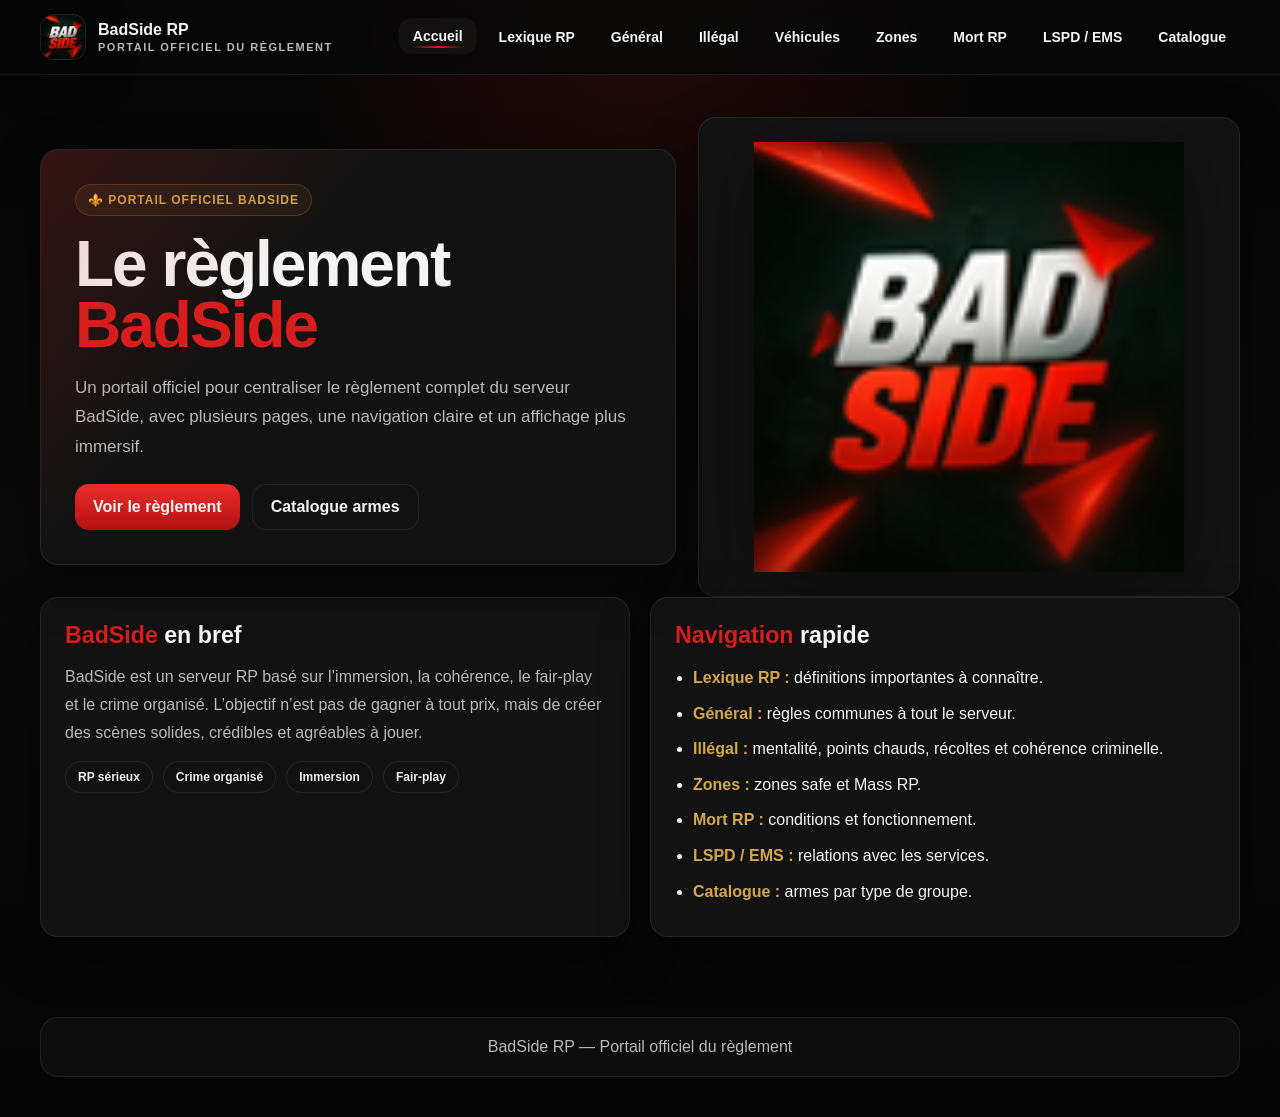
<file: index.html>
<!DOCTYPE html>
<html lang="fr">
<head>
  <meta charset="UTF-8">
  <meta name="viewport" content="width=device-width, initial-scale=1.0">
  <title>BadSide RP — Accueil</title>
  <link rel="stylesheet" href="style.css">
</head>
<body>

    <div class="topbar">
      <nav class="nav">
        <div class="brand">
          <img class="brand-logo" src="assets/badside.png" alt="Logo BadSide">
          <div class="brand-text">BadSide RP<small>Portail officiel du règlement</small></div>
        </div>
        <button class="menu-toggle">Menu</button>

     <div class="nav-links">
  <a href="index.html">Accueil</a>
  <a href="lexique.html">Lexique RP</a>
  <a href="general.html">Général</a>
  <a href="illegal.html">Illégal</a>
<a href="vehicules-illegal.html">Véhicules</a>
  <a href="zones.html">Zones</a>
  <a href="mortrp.html">Mort RP</a>
  <a href="services.html">LSPD / EMS</a>
  <a href="armes.html">Catalogue</a>
</div>

      </nav>
    </div>

  <section class="page">
    <section class="hero">
      <div class="hero-card">
        <div class="pill">⚜️ Portail officiel BadSide</div>
        <h1>Le règlement <span>BadSide</span><br></h1>
        <p>Un portail officiel pour centraliser le règlement complet du serveur BadSide, avec plusieurs pages, une navigation claire et un affichage plus immersif.</p>
        <div class="hero-actions">
          <a class="btn btn-primary" href="general.html">Voir le règlement</a>
          <a class="btn btn-secondary" href="armes.html">Catalogue armes</a>
        </div>
      </div>
      <div class="logo-card">
        <img src="assets/badside.png" alt="Logo BadSide">
      </div>
    </section>

    <section class="section-grid">
      <article class="section-card">
        <h2 class="section-title"><span>BadSide</span> en bref</h2>
        <p>BadSide est un serveur RP basé sur l’immersion, la cohérence, le fair-play et le crime organisé. L’objectif n’est pas de gagner à tout prix, mais de créer des scènes solides, crédibles et agréables à jouer.</p>
        <div class="badges">
          <span class="badge">RP sérieux</span>
          <span class="badge">Crime organisé</span>
          <span class="badge">Immersion</span>
          <span class="badge">Fair-play</span>
        </div>
      </article>
      <article class="section-card">
        <h2 class="section-title"><span>Navigation</span> rapide</h2>
        <ul class="rules">
          <li><b>Lexique RP :</b> définitions importantes à connaître.</li>
          <li><b>Général :</b> règles communes à tout le serveur.</li>
          <li><b>Illégal :</b> mentalité, points chauds, récoltes et cohérence criminelle.</li>
          <li><b>Zones :</b> zones safe et Mass RP.</li>
          <li><b>Mort RP :</b> conditions et fonctionnement.</li>
          <li><b>LSPD / EMS :</b> relations avec les services.</li>
          <li><b>Catalogue :</b> armes par type de groupe.</li>
        </ul>
      </article>
    </section>

  </section>

  <div class="footer">
    <div class="footer-card">BadSide RP — Portail officiel du règlement</div>
  </div>
  <script src="script.js"></script>
</body>
</html>
</file>
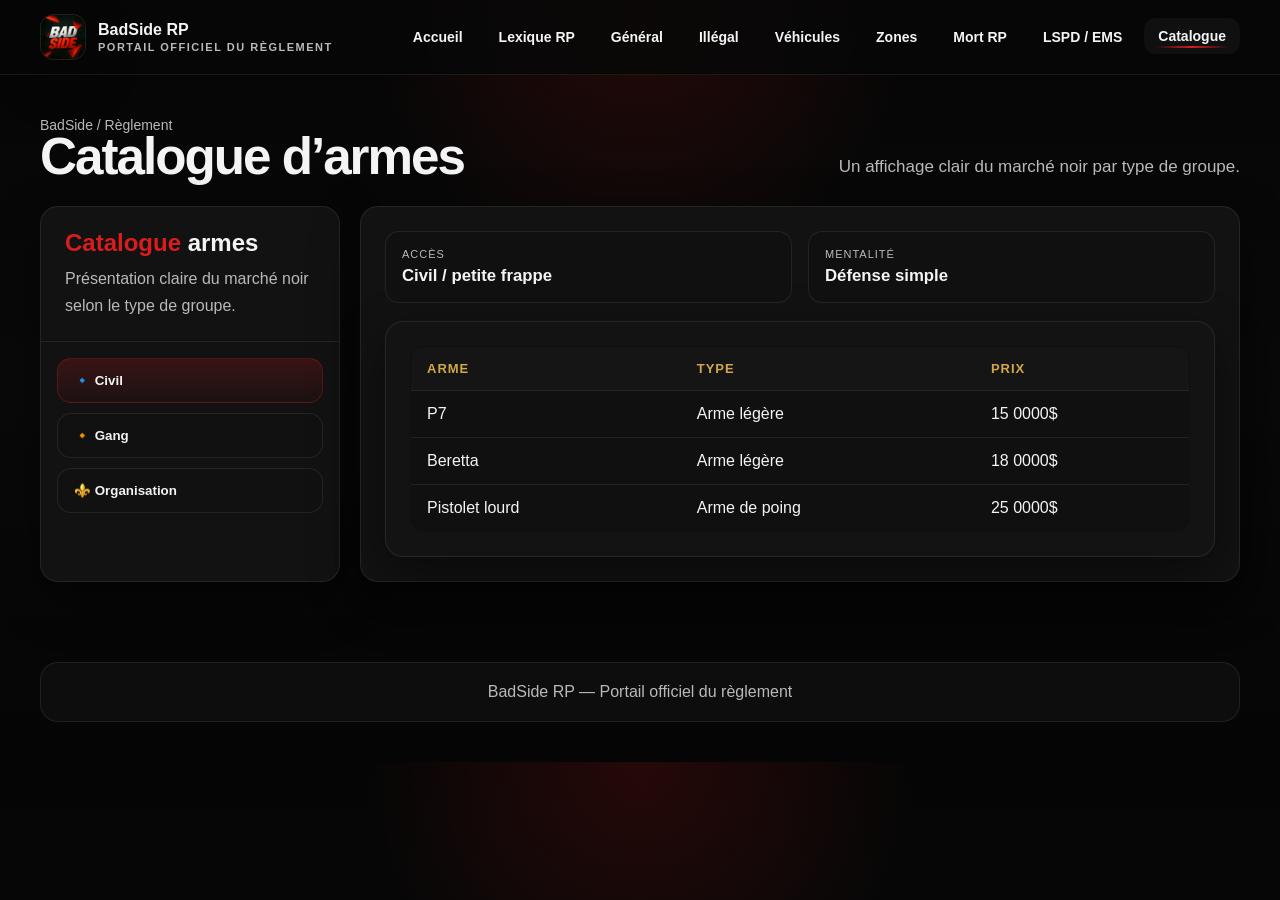
<file: armes.html>
<!DOCTYPE html>
<html lang="fr">
<head>
  <meta charset="UTF-8">
  <meta name="viewport" content="width=device-width, initial-scale=1.0">
  <title>BadSide RP — Catalogue armes</title>
  <link rel="stylesheet" href="style.css">
</head>
<body>

    <div class="topbar">
      <nav class="nav">
        <div class="brand">
          <img class="brand-logo" src="assets/badside.png" alt="Logo BadSide">
          <div class="brand-text">BadSide RP<small>Portail officiel du règlement</small></div>
        </div>
        <button class="menu-toggle">Menu</button>

      <div class="nav-links">
  <a href="index.html">Accueil</a>
  <a href="lexique.html">Lexique RP</a>
  <a href="general.html">Général</a>
  <a href="illegal.html">Illégal</a>
 <a href="vehicules-illegal.html">Véhicules</a>
  <a href="zones.html">Zones</a>
  <a href="mortrp.html">Mort RP</a>
  <a href="services.html">LSPD / EMS</a>
  <a href="armes.html">Catalogue</a>
</div>

      </nav>
    </div>


  <main class="page">
    <div class="page-head">
      <div>
        <div class="breadcrumb">BadSide / Règlement</div>
        <h1>Catalogue d’armes</h1>
      </div>
      <p class="lead" style="max-width:620px;margin:0">Un affichage clair du marché noir par type de groupe.</p>
    </div>

    <section class="catalog-layout">
      <aside class="catalog-side">
        <div class="catalog-title">
          <h2><span>Catalogue</span> armes</h2>
          <p>Présentation claire du marché noir selon le type de groupe.</p>
        </div>
        <div class="weapon-menu">
          <button class="weapon-btn active" data-weapon="civil">🔹 Civil</button>
          <button class="weapon-btn" data-weapon="gang">🔸 Gang</button>
          <button class="weapon-btn" data-weapon="orga">⚜️ Organisation</button>
        </div>
      </aside>

      <div class="catalog-main">
        <div class="weapon-panel active" id="weapon-civil">
          <div class="stats">
            <div class="stat"><small>Accès</small><b>Civil / petite frappe</b></div>
            <div class="stat"><small>Mentalité</small><b>Défense simple</b></div>
          </div>
          <div class="table-card">
            <div class="table-wrap">
              <table>
                <thead><tr><th>Arme</th><th>Type</th><th>Prix</th></tr></thead>
                <tbody>
                  <tr><td>P7</td><td>Arme légère</td><td>15 0000$</td></tr>
                  <tr><td>Beretta</td><td>Arme légère</td><td>18 0000$</td></tr>
                  <tr><td>Pistolet lourd</td><td>Arme de poing</td><td>25 0000$</td></tr>
                </tbody>
              </table>
            </div>
          </div>
        </div>

        <div class="weapon-panel" id="weapon-gang">
          <div class="stats">
            <div class="stat"><small>Accès</small><b>Gang officiel</b></div>
            <div class="stat"><small>Mentalité</small><b>Territoire / intimidation</b></div>
          </div>
          <div class="table-card">
            <div class="table-wrap">
              <table>
                <thead><tr><th>Arme</th><th>Type</th><th>Prix</th></tr></thead>
                <tbody>
                  <tr><td>Uzi</td><td>SMG</td><td>45 0000$</td></tr>
                  <tr><td>Tec-9</td><td>SMG</td><td>50 0000$</td></tr>
                  <tr><td>Skorpion</td><td>SMG</td><td>55 0000$</td></tr>
                  <tr><td>Pompe</td><td>Fusil à pompe</td><td>60 0000$</td></tr>
                  <tr><td>Cal .50</td><td>Arme lourde courte</td><td>75 0000$</td></tr>
                </tbody>
              </table>
            </div>
          </div>
        </div>

        <div class="weapon-panel" id="weapon-orga">
          <div class="stats">
            <div class="stat"><small>Accès</small><b>Organisation criminelle</b></div>
            <div class="stat"><small>Mentalité</small><b>Structure / puissance</b></div>
          </div>
          <div class="table-card">
            <div class="table-wrap">
              <table>
                <thead><tr><th>Arme</th><th>Type</th><th>Prix</th></tr></thead>
                <tbody>
                  <tr><td>AK</td><td>Fusil d’assaut</td><td>120 0000$</td></tr>
                  <tr><td>ADP</td><td>Fusil compact</td><td>110 0000$</td></tr>
                  <tr><td>G36C</td><td>Fusil d’assaut</td><td>130 0000$</td></tr>
                  <tr><td>Gilet pare-balles</td><td>Équipement</td><td>20 000$</td></tr>
                </tbody>
              </table>
            </div>
          </div>
        </div>
      </div>
    </section>

  </main>

  <div class="footer">
    <div class="footer-card">BadSide RP — Portail officiel du règlement</div>
  </div>
  <script src="script.js"></script>
</body>
</html>
</file>
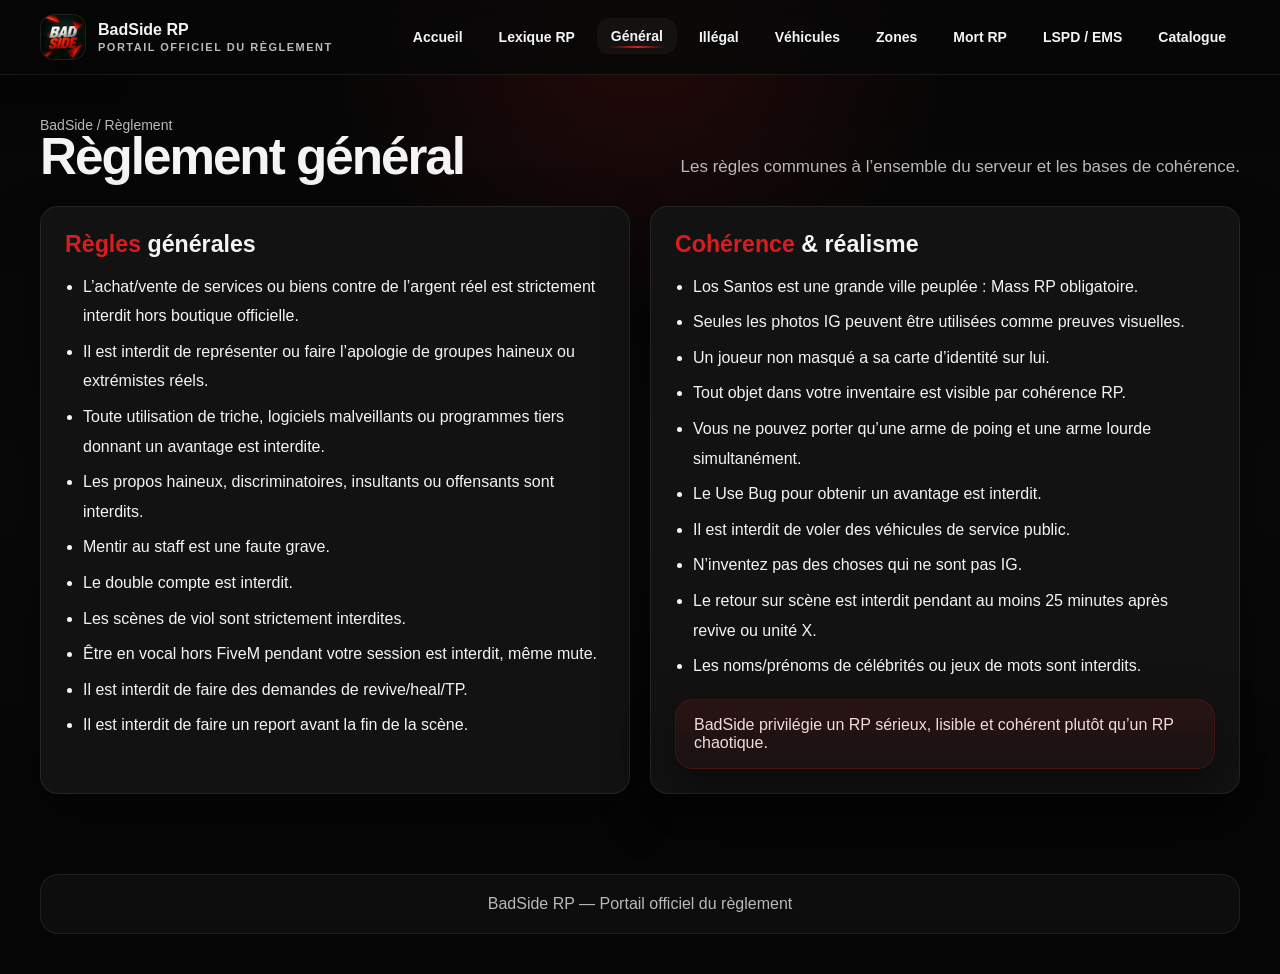
<file: general.html>
<!DOCTYPE html>
<html lang="fr">
<head>
  <meta charset="UTF-8">
  <meta name="viewport" content="width=device-width, initial-scale=1.0">
  <title>BadSide RP — Général</title>
  <link rel="stylesheet" href="style.css">
</head>
<body>

    <div class="topbar">
      <nav class="nav">
        <div class="brand">
          <img class="brand-logo" src="assets/badside.png" alt="Logo BadSide">
          <div class="brand-text">BadSide RP<small>Portail officiel du règlement</small></div>
        </div>
        <button class="menu-toggle">Menu</button>

       <div class="nav-links">
  <a href="index.html">Accueil</a>
  <a href="lexique.html">Lexique RP</a>
  <a href="general.html">Général</a>
  <a href="illegal.html">Illégal</a>
  <a href="vehicules-illegal.html">Véhicules</a>
  <a href="zones.html">Zones</a>
  <a href="mortrp.html">Mort RP</a>
  <a href="services.html">LSPD / EMS</a>
  <a href="armes.html">Catalogue</a>
</div>

      </nav>
    </div>


  <main class="page">
    <div class="page-head">
      <div>
        <div class="breadcrumb">BadSide / Règlement</div>
        <h1>Règlement général</h1>
      </div>
      <p class="lead" style="max-width:620px;margin:0">Les règles communes à l’ensemble du serveur et les bases de cohérence.</p>
    </div>

    <section class="section-grid">
      <article class="section-card">
        <h2 class="section-title"><span>Règles</span> générales</h2>
        <ul class="rules">
          <li>L’achat/vente de services ou biens contre de l’argent réel est strictement interdit hors boutique officielle.</li>
          <li>Il est interdit de représenter ou faire l’apologie de groupes haineux ou extrémistes réels.</li>
          <li>Toute utilisation de triche, logiciels malveillants ou programmes tiers donnant un avantage est interdite.</li>
          <li>Les propos haineux, discriminatoires, insultants ou offensants sont interdits.</li>
          <li>Mentir au staff est une faute grave.</li>
          <li>Le double compte est interdit.</li>
          <li>Les scènes de viol sont strictement interdites.</li>
          <li>Être en vocal hors FiveM pendant votre session est interdit, même mute.</li>
          <li>Il est interdit de faire des demandes de revive/heal/TP.</li>
          <li>Il est interdit de faire un report avant la fin de la scène.</li>
        </ul>
      </article>
      <article class="section-card">
        <h2 class="section-title"><span>Cohérence</span> & réalisme</h2>
        <ul class="rules">
          <li>Los Santos est une grande ville peuplée : Mass RP obligatoire.</li>
          <li>Seules les photos IG peuvent être utilisées comme preuves visuelles.</li>
          <li>Un joueur non masqué a sa carte d’identité sur lui.</li>
          <li>Tout objet dans votre inventaire est visible par cohérence RP.</li>
          <li>Vous ne pouvez porter qu’une arme de poing et une arme lourde simultanément.</li>
          <li>Le Use Bug pour obtenir un avantage est interdit.</li>
          <li>Il est interdit de voler des véhicules de service public.</li>
          <li>N’inventez pas des choses qui ne sont pas IG.</li>
          <li>Le retour sur scène est interdit pendant au moins 25 minutes après revive ou unité X.</li>
          <li>Les noms/prénoms de célébrités ou jeux de mots sont interdits.</li>
        </ul>
        <div class="callout">BadSide privilégie un RP sérieux, lisible et cohérent plutôt qu’un RP chaotique.</div>
      </article>
    </section>

  </main>

  <div class="footer">
    <div class="footer-card">BadSide RP — Portail officiel du règlement</div>
  </div>
  <script src="script.js"></script>
</body>
</html>
</file>
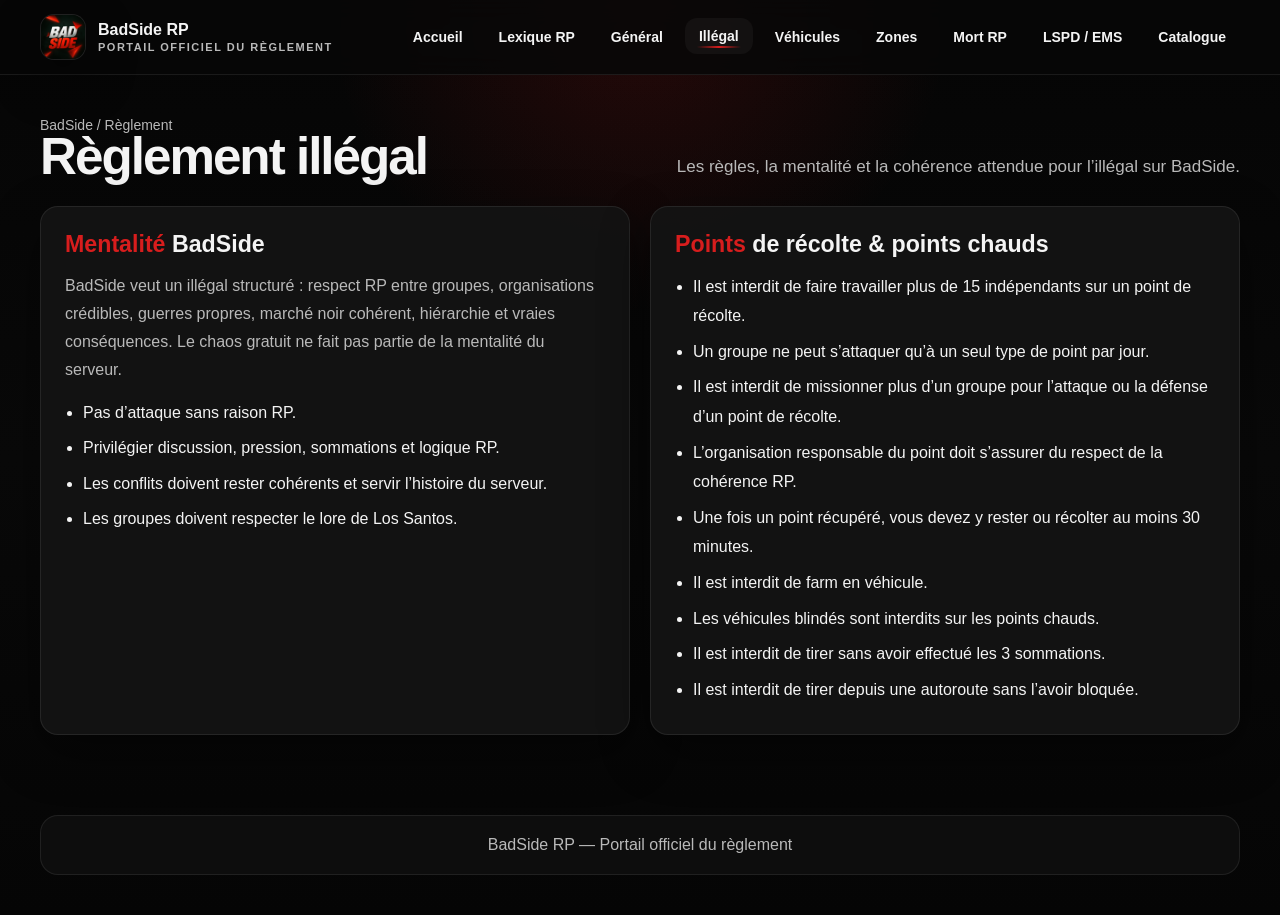
<file: illegal.html>
<!DOCTYPE html>
<html lang="fr">
<head>
  <meta charset="UTF-8">
  <meta name="viewport" content="width=device-width, initial-scale=1.0">
  <title>BadSide RP — Illégal</title>
  <link rel="stylesheet" href="style.css">
</head>
<body>

    <div class="topbar">
      <nav class="nav">
        <div class="brand">
          <img class="brand-logo" src="assets/badside.png" alt="Logo BadSide">
          <div class="brand-text">BadSide RP<small>Portail officiel du règlement</small></div>
        </div>
        <button class="menu-toggle">Menu</button>

      <div class="nav-links">
  <a href="index.html">Accueil</a>
  <a href="lexique.html">Lexique RP</a>
  <a href="general.html">Général</a>
  <a href="illegal.html">Illégal</a>
 <a href="vehicules-illegal.html">Véhicules</a>
  <a href="zones.html">Zones</a>
  <a href="mortrp.html">Mort RP</a>
  <a href="services.html">LSPD / EMS</a>
  <a href="armes.html">Catalogue</a>
</div>
      </nav>
    </div>


  <main class="page">
    <div class="page-head">
      <div>
        <div class="breadcrumb">BadSide / Règlement</div>
        <h1>Règlement illégal</h1>
      </div>
      <p class="lead" style="max-width:620px;margin:0">Les règles, la mentalité et la cohérence attendue pour l’illégal sur BadSide.</p>
    </div>

    <section class="section-grid">
      <article class="section-card">
        <h2 class="section-title"><span>Mentalité</span> BadSide</h2>
        <p>BadSide veut un illégal structuré : respect RP entre groupes, organisations crédibles, guerres propres, marché noir cohérent, hiérarchie et vraies conséquences. Le chaos gratuit ne fait pas partie de la mentalité du serveur.</p>
        <ul class="rules">
          <li>Pas d’attaque sans raison RP.</li>
          <li>Privilégier discussion, pression, sommations et logique RP.</li>
          <li>Les conflits doivent rester cohérents et servir l’histoire du serveur.</li>
          <li>Les groupes doivent respecter le lore de Los Santos.</li>
        </ul>
      </article>
      <article class="section-card">
        <h2 class="section-title"><span>Points</span> de récolte & points chauds</h2>
        <ul class="rules">
          <li>Il est interdit de faire travailler plus de 15 indépendants sur un point de récolte.</li>
          <li>Un groupe ne peut s’attaquer qu’à un seul type de point par jour.</li>
          <li>Il est interdit de missionner plus d’un groupe pour l’attaque ou la défense d’un point de récolte.</li>
          <li>L’organisation responsable du point doit s’assurer du respect de la cohérence RP.</li>
          <li>Une fois un point récupéré, vous devez y rester ou récolter au moins 30 minutes.</li>
          <li>Il est interdit de farm en véhicule.</li>
          <li>Les véhicules blindés sont interdits sur les points chauds.</li>
          <li>Il est interdit de tirer sans avoir effectué les 3 sommations.</li>
          <li>Il est interdit de tirer depuis une autoroute sans l’avoir bloquée.</li>
        </ul>
      </article>
    </section>

  </main>

  <div class="footer">
    <div class="footer-card">BadSide RP — Portail officiel du règlement</div>
  </div>
  <script src="script.js"></script>
</body>
</html>
</file>
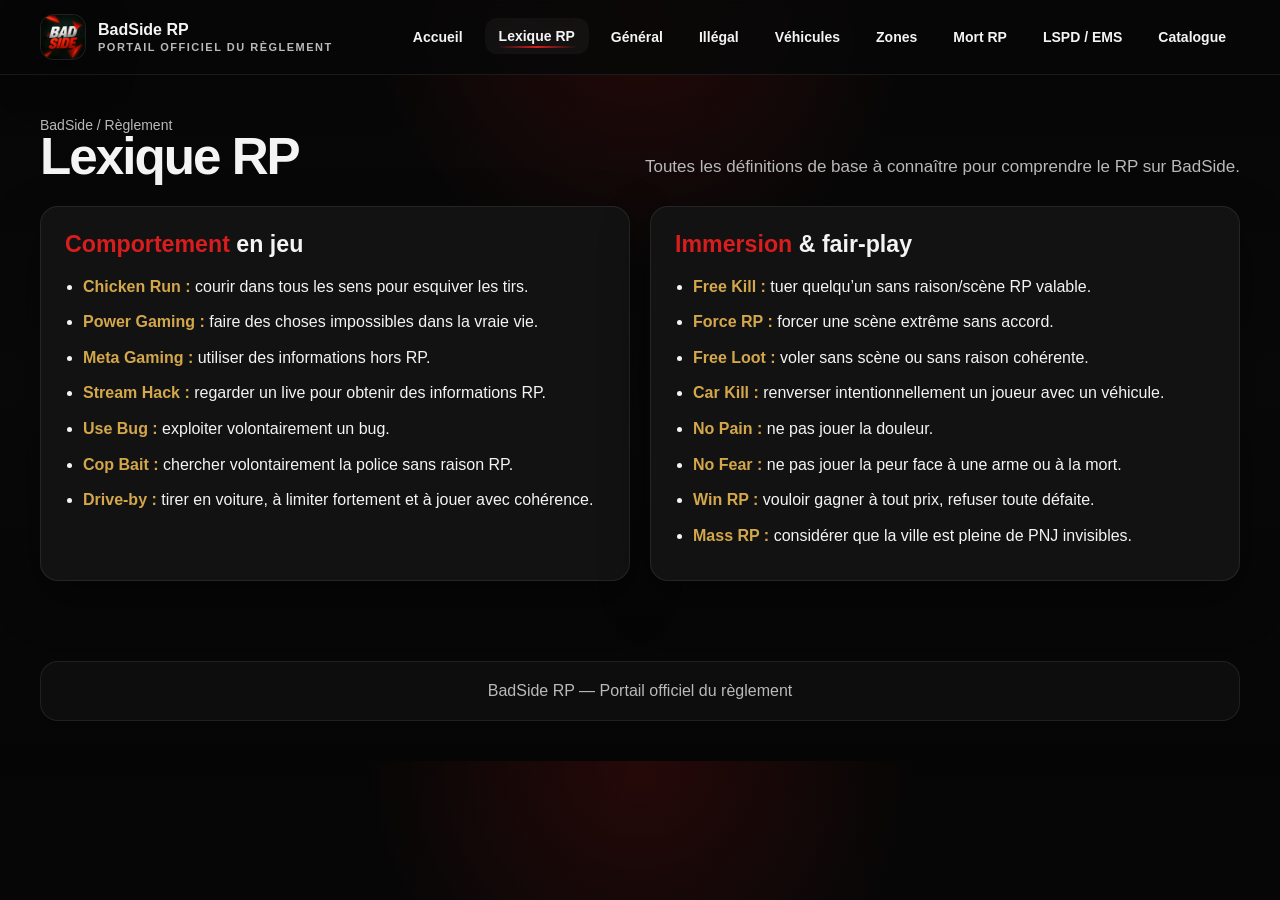
<file: lexique.html>
<!DOCTYPE html>
<html lang="fr">
<head>
  <meta charset="UTF-8">
  <meta name="viewport" content="width=device-width, initial-scale=1.0">
  <title>BadSide RP — Lexique RP</title>
  <link rel="stylesheet" href="style.css">
</head>
<body>

    <div class="topbar">
      <nav class="nav">
        <div class="brand">
          <img class="brand-logo" src="assets/badside.png" alt="Logo BadSide">
          <div class="brand-text">BadSide RP<small>Portail officiel du règlement</small></div>
        </div>
        <button class="menu-toggle">Menu</button>

     <div class="nav-links">
  <a href="index.html">Accueil</a>
  <a href="lexique.html">Lexique RP</a>
  <a href="general.html">Général</a>
  <a href="illegal.html">Illégal</a>
<a href="vehicules-illegal.html">Véhicules</a>
  <a href="zones.html">Zones</a>
  <a href="mortrp.html">Mort RP</a>
  <a href="services.html">LSPD / EMS</a>
  <a href="armes.html">Catalogue</a>
</div>

      </nav>
    </div>


  <main class="page">
    <div class="page-head">
      <div>
        <div class="breadcrumb">BadSide / Règlement</div>
        <h1>Lexique RP</h1>
      </div>
      <p class="lead" style="max-width:620px;margin:0">Toutes les définitions de base à connaître pour comprendre le RP sur BadSide.</p>
    </div>

    <section class="section-grid">
      <article class="section-card">
        <h2 class="section-title"><span>Comportement</span> en jeu</h2>
        <ul class="rules">
          <li><b>Chicken Run :</b> courir dans tous les sens pour esquiver les tirs.</li>
          <li><b>Power Gaming :</b> faire des choses impossibles dans la vraie vie.</li>
          <li><b>Meta Gaming :</b> utiliser des informations hors RP.</li>
          <li><b>Stream Hack :</b> regarder un live pour obtenir des informations RP.</li>
          <li><b>Use Bug :</b> exploiter volontairement un bug.</li>
          <li><b>Cop Bait :</b> chercher volontairement la police sans raison RP.</li>
          <li><b>Drive-by :</b> tirer en voiture, à limiter fortement et à jouer avec cohérence.</li>
        </ul>
      </article>
      <article class="section-card">
        <h2 class="section-title"><span>Immersion</span> & fair-play</h2>
        <ul class="rules">
          <li><b>Free Kill :</b> tuer quelqu’un sans raison/scène RP valable.</li>
          <li><b>Force RP :</b> forcer une scène extrême sans accord.</li>
          <li><b>Free Loot :</b> voler sans scène ou sans raison cohérente.</li>
          <li><b>Car Kill :</b> renverser intentionnellement un joueur avec un véhicule.</li>
          <li><b>No Pain :</b> ne pas jouer la douleur.</li>
          <li><b>No Fear :</b> ne pas jouer la peur face à une arme ou à la mort.</li>
          <li><b>Win RP :</b> vouloir gagner à tout prix, refuser toute défaite.</li>
          <li><b>Mass RP :</b> considérer que la ville est pleine de PNJ invisibles.</li>
        </ul>
      </article>
    </section>

  </main>

  <div class="footer">
    <div class="footer-card">BadSide RP — Portail officiel du règlement</div>
  </div>
  <script src="script.js"></script>
</body>
</html>
</file>
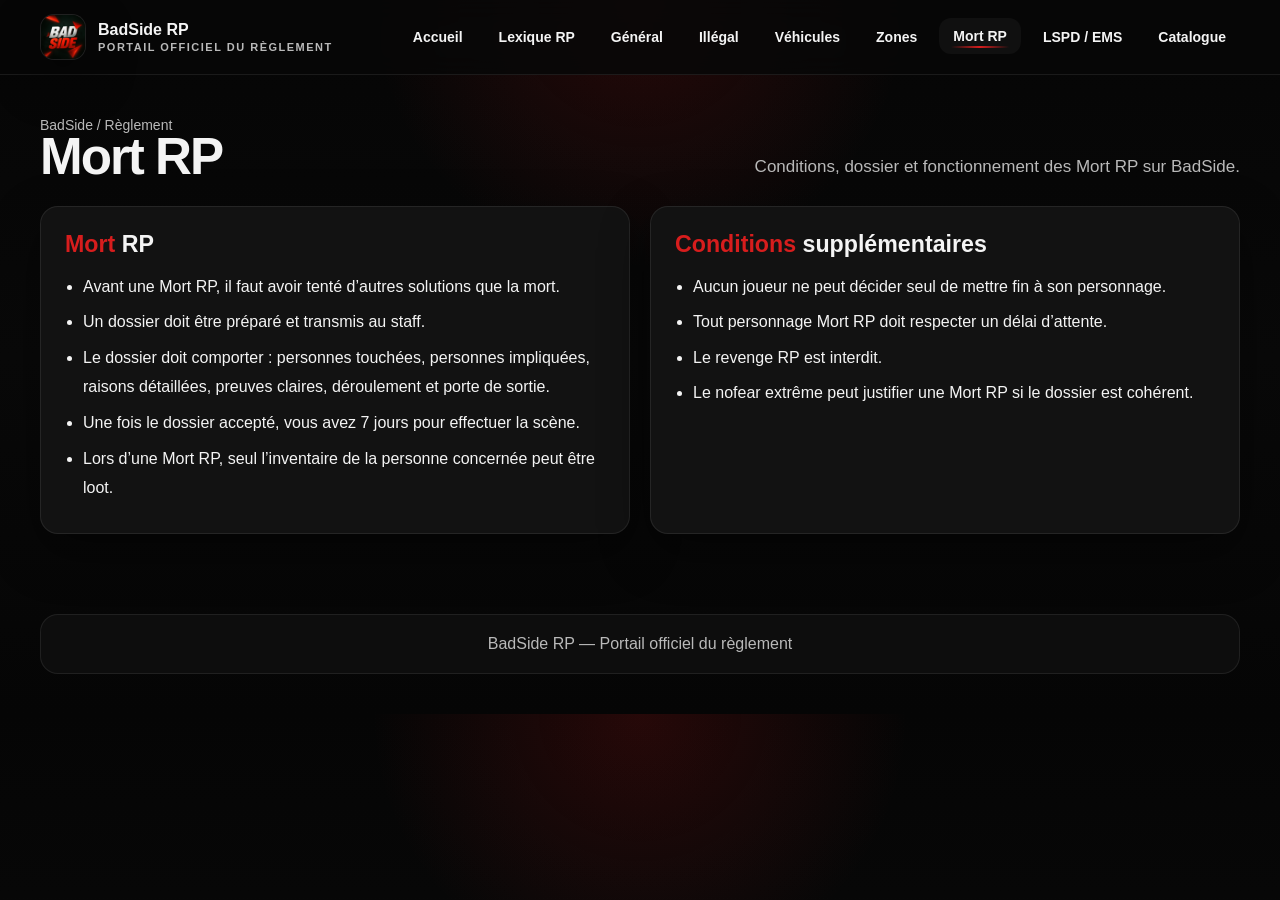
<file: mortrp.html>
<!DOCTYPE html>
<html lang="fr">
<head>
  <meta charset="UTF-8">
  <meta name="viewport" content="width=device-width, initial-scale=1.0">
  <title>BadSide RP — Mort RP</title>
  <link rel="stylesheet" href="style.css">
</head>
<body>

    <div class="topbar">
      <nav class="nav">
        <div class="brand">
          <img class="brand-logo" src="assets/badside.png" alt="Logo BadSide">
          <div class="brand-text">BadSide RP<small>Portail officiel du règlement</small></div>
        </div>
        <button class="menu-toggle">Menu</button>

       <div class="nav-links">
  <a href="index.html">Accueil</a>
  <a href="lexique.html">Lexique RP</a>
  <a href="general.html">Général</a>
  <a href="illegal.html">Illégal</a>
  <a href="vehicules-illegal.html">Véhicules</a>
  <a href="zones.html">Zones</a>
  <a href="mortrp.html">Mort RP</a>
  <a href="services.html">LSPD / EMS</a>
  <a href="armes.html">Catalogue</a>
</div>
      </nav>
    </div>


  <main class="page">
    <div class="page-head">
      <div>
        <div class="breadcrumb">BadSide / Règlement</div>
        <h1>Mort RP</h1>
      </div>
      <p class="lead" style="max-width:620px;margin:0">Conditions, dossier et fonctionnement des Mort RP sur BadSide.</p>
    </div>

    <section class="section-grid">
      <article class="section-card">
        <h2 class="section-title"><span>Mort</span> RP</h2>
        <ul class="rules">
          <li>Avant une Mort RP, il faut avoir tenté d’autres solutions que la mort.</li>
          <li>Un dossier doit être préparé et transmis au staff.</li>
          <li>Le dossier doit comporter : personnes touchées, personnes impliquées, raisons détaillées, preuves claires, déroulement et porte de sortie.</li>
          <li>Une fois le dossier accepté, vous avez 7 jours pour effectuer la scène.</li>
          <li>Lors d’une Mort RP, seul l’inventaire de la personne concernée peut être loot.</li>
        </ul>
      </article>
      <article class="section-card">
        <h2 class="section-title"><span>Conditions</span> supplémentaires</h2>
        <ul class="rules">
          <li>Aucun joueur ne peut décider seul de mettre fin à son personnage.</li>
          <li>Tout personnage Mort RP doit respecter un délai d’attente.</li>
          <li>Le revenge RP est interdit.</li>
          <li>Le nofear extrême peut justifier une Mort RP si le dossier est cohérent.</li>
        </ul>
      </article>
    </section>

  </main>

  <div class="footer">
    <div class="footer-card">BadSide RP — Portail officiel du règlement</div>
  </div>
  <script src="script.js"></script>
</body>
</html>
</file>
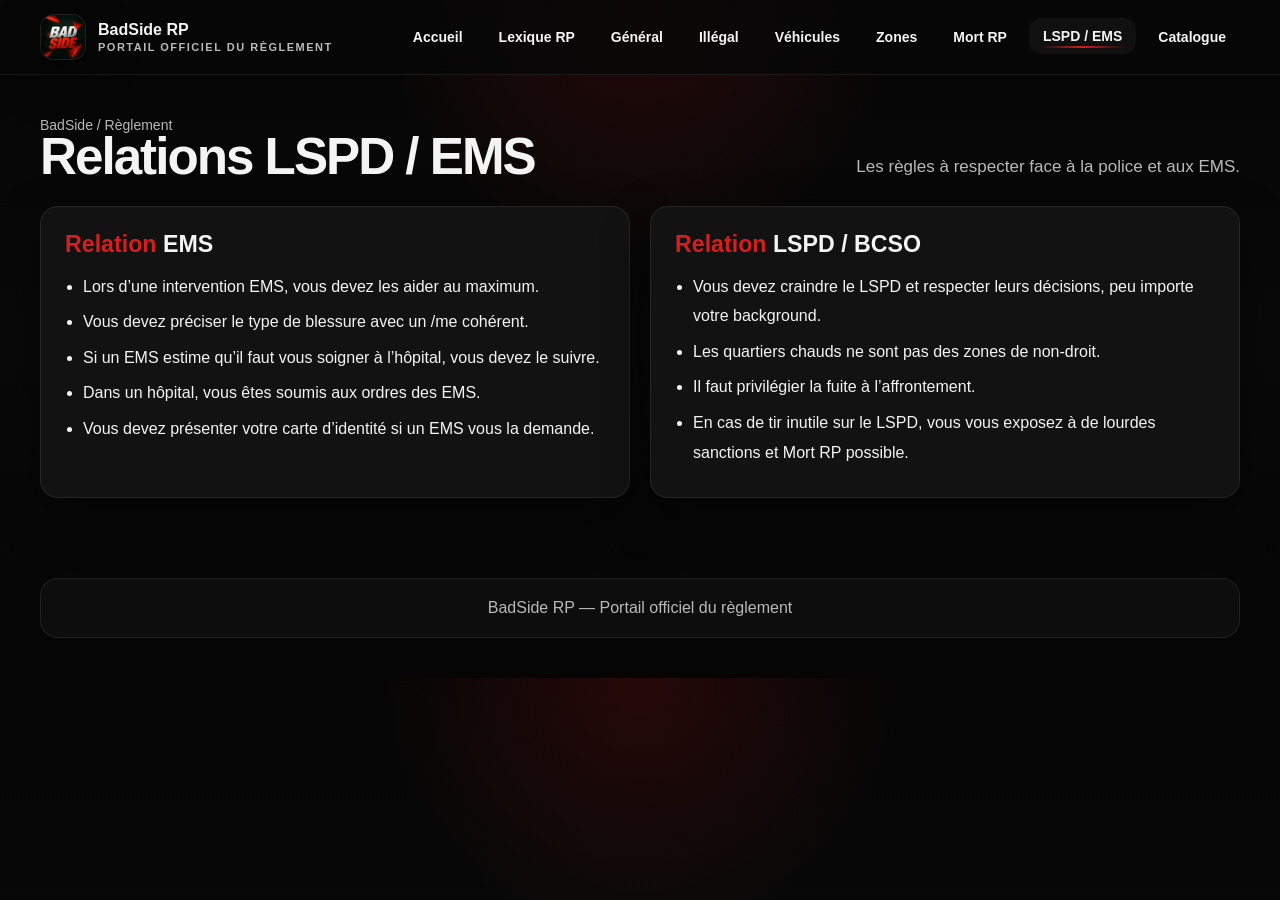
<file: services.html>
<!DOCTYPE html>
<html lang="fr">
<head>
  <meta charset="UTF-8">
  <meta name="viewport" content="width=device-width, initial-scale=1.0">
  <title>BadSide RP — LSPD / EMS</title>
  <link rel="stylesheet" href="style.css">
</head>
<body>

    <div class="topbar">
      <nav class="nav">
        <div class="brand">
          <img class="brand-logo" src="assets/badside.png" alt="Logo BadSide">
          <div class="brand-text">BadSide RP<small>Portail officiel du règlement</small></div>
        </div>
        <button class="menu-toggle">Menu</button>

      <div class="nav-links">
  <a href="index.html">Accueil</a>
  <a href="lexique.html">Lexique RP</a>
  <a href="general.html">Général</a>
  <a href="illegal.html">Illégal</a>
  <a href="vehicules-illegal.html">Véhicules</a>
  <a href="zones.html">Zones</a>
  <a href="mortrp.html">Mort RP</a>
  <a href="services.html">LSPD / EMS</a>
  <a href="armes.html">Catalogue</a>
</div>
      </nav>
    </div>


  <main class="page">
    <div class="page-head">
      <div>
        <div class="breadcrumb">BadSide / Règlement</div>
        <h1>Relations LSPD / EMS</h1>
      </div>
      <p class="lead" style="max-width:620px;margin:0">Les règles à respecter face à la police et aux EMS.</p>
    </div>

    <section class="section-grid">
      <article class="section-card">
        <h2 class="section-title"><span>Relation</span> EMS</h2>
        <ul class="rules">
          <li>Lors d’une intervention EMS, vous devez les aider au maximum.</li>
          <li>Vous devez préciser le type de blessure avec un /me cohérent.</li>
          <li>Si un EMS estime qu’il faut vous soigner à l’hôpital, vous devez le suivre.</li>
          <li>Dans un hôpital, vous êtes soumis aux ordres des EMS.</li>
          <li>Vous devez présenter votre carte d’identité si un EMS vous la demande.</li>
        </ul>
      </article>
      <article class="section-card">
        <h2 class="section-title"><span>Relation</span> LSPD / BCSO</h2>
        <ul class="rules">
          <li>Vous devez craindre le LSPD et respecter leurs décisions, peu importe votre background.</li>
          <li>Les quartiers chauds ne sont pas des zones de non-droit.</li>
          <li>Il faut privilégier la fuite à l’affrontement.</li>
          <li>En cas de tir inutile sur le LSPD, vous vous exposez à de lourdes sanctions et Mort RP possible.</li>
        </ul>
      </article>
    </section>

  </main>

  <div class="footer">
    <div class="footer-card">BadSide RP — Portail officiel du règlement</div>
  </div>
  <script src="script.js"></script>
</body>
</html>
</file>
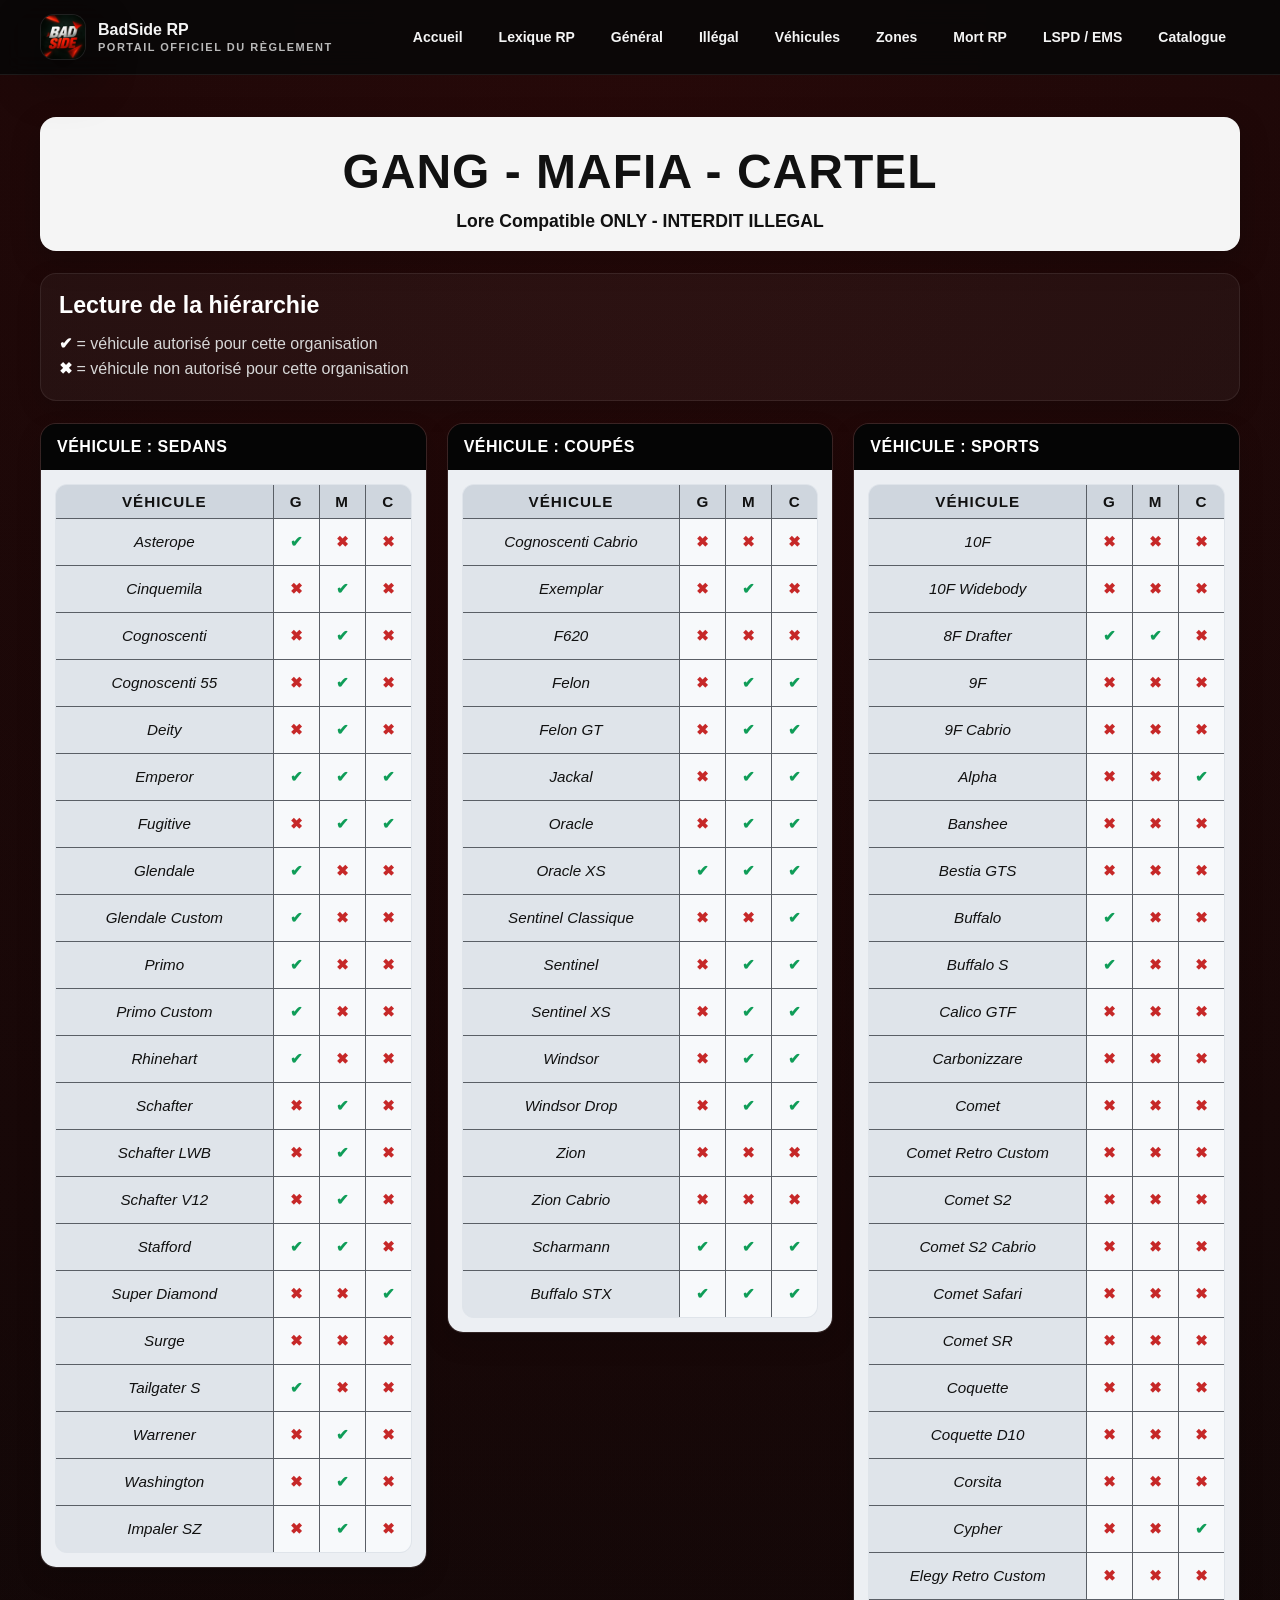
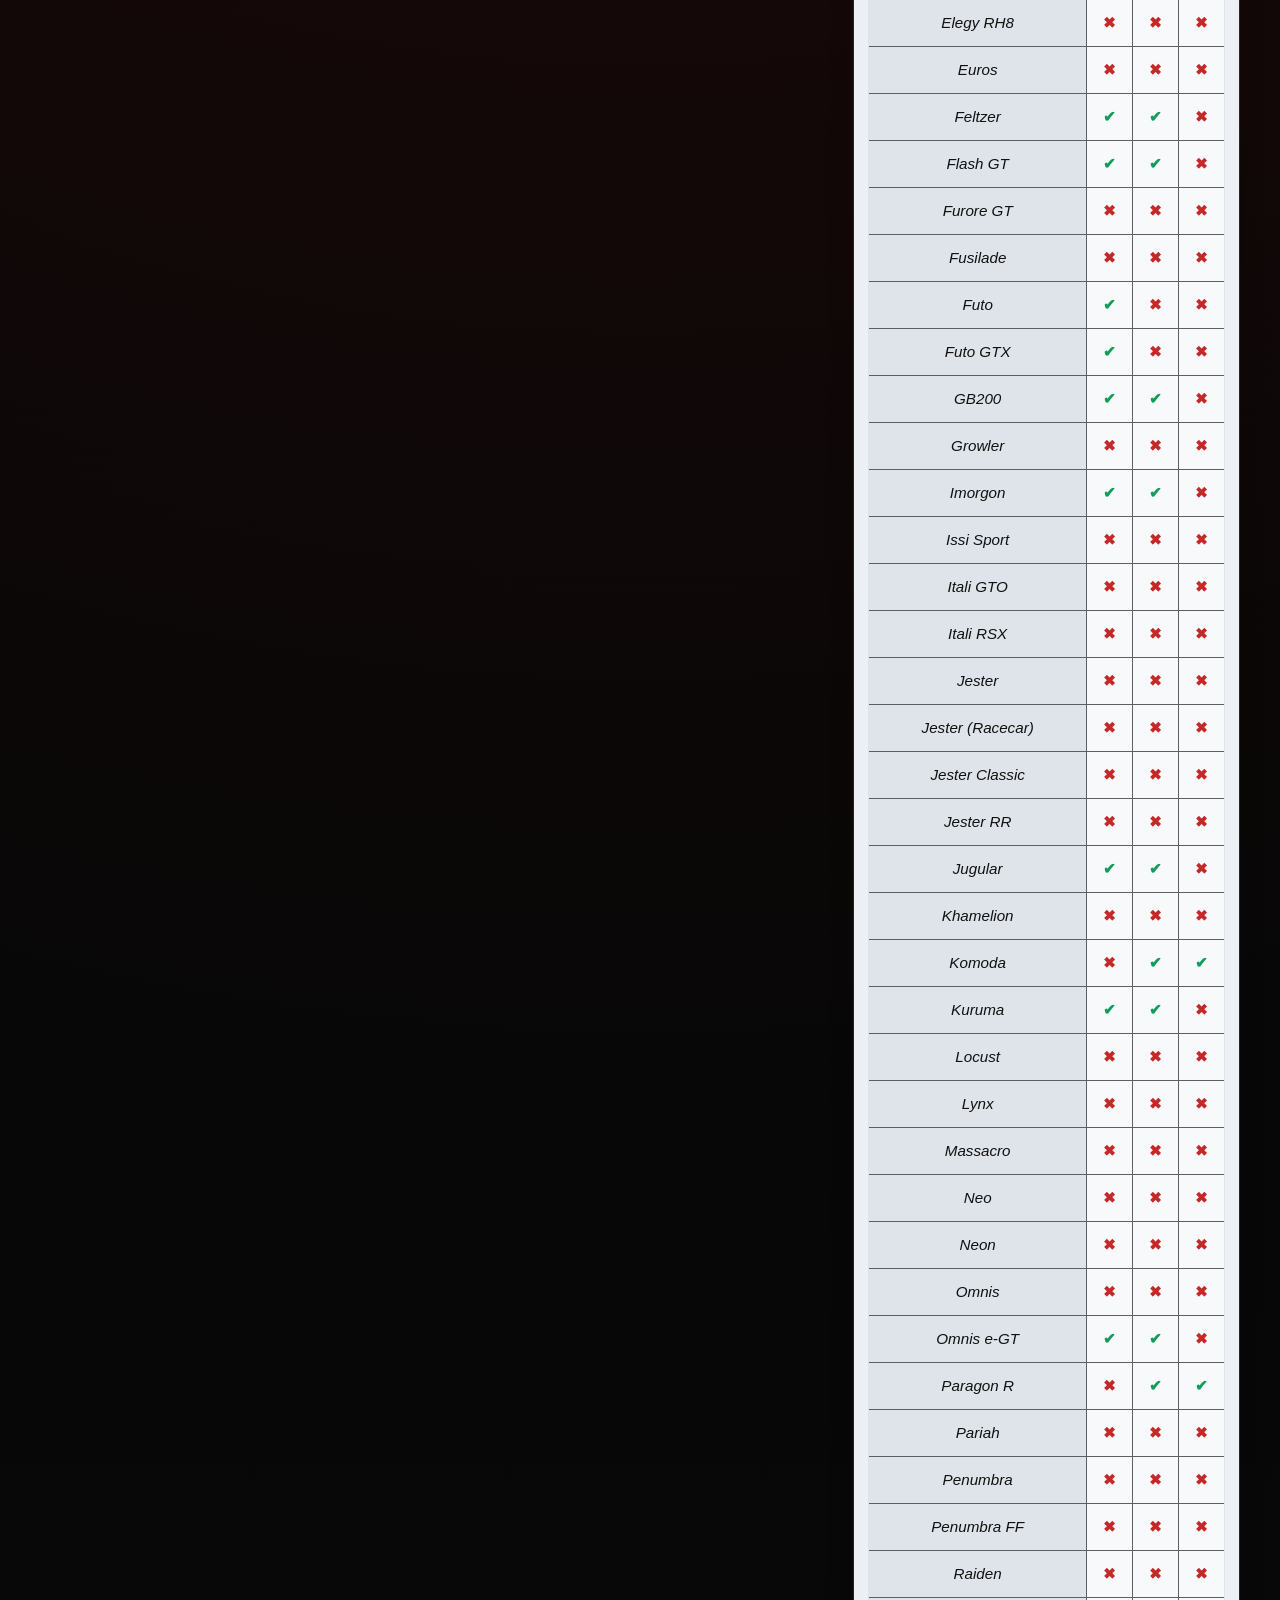
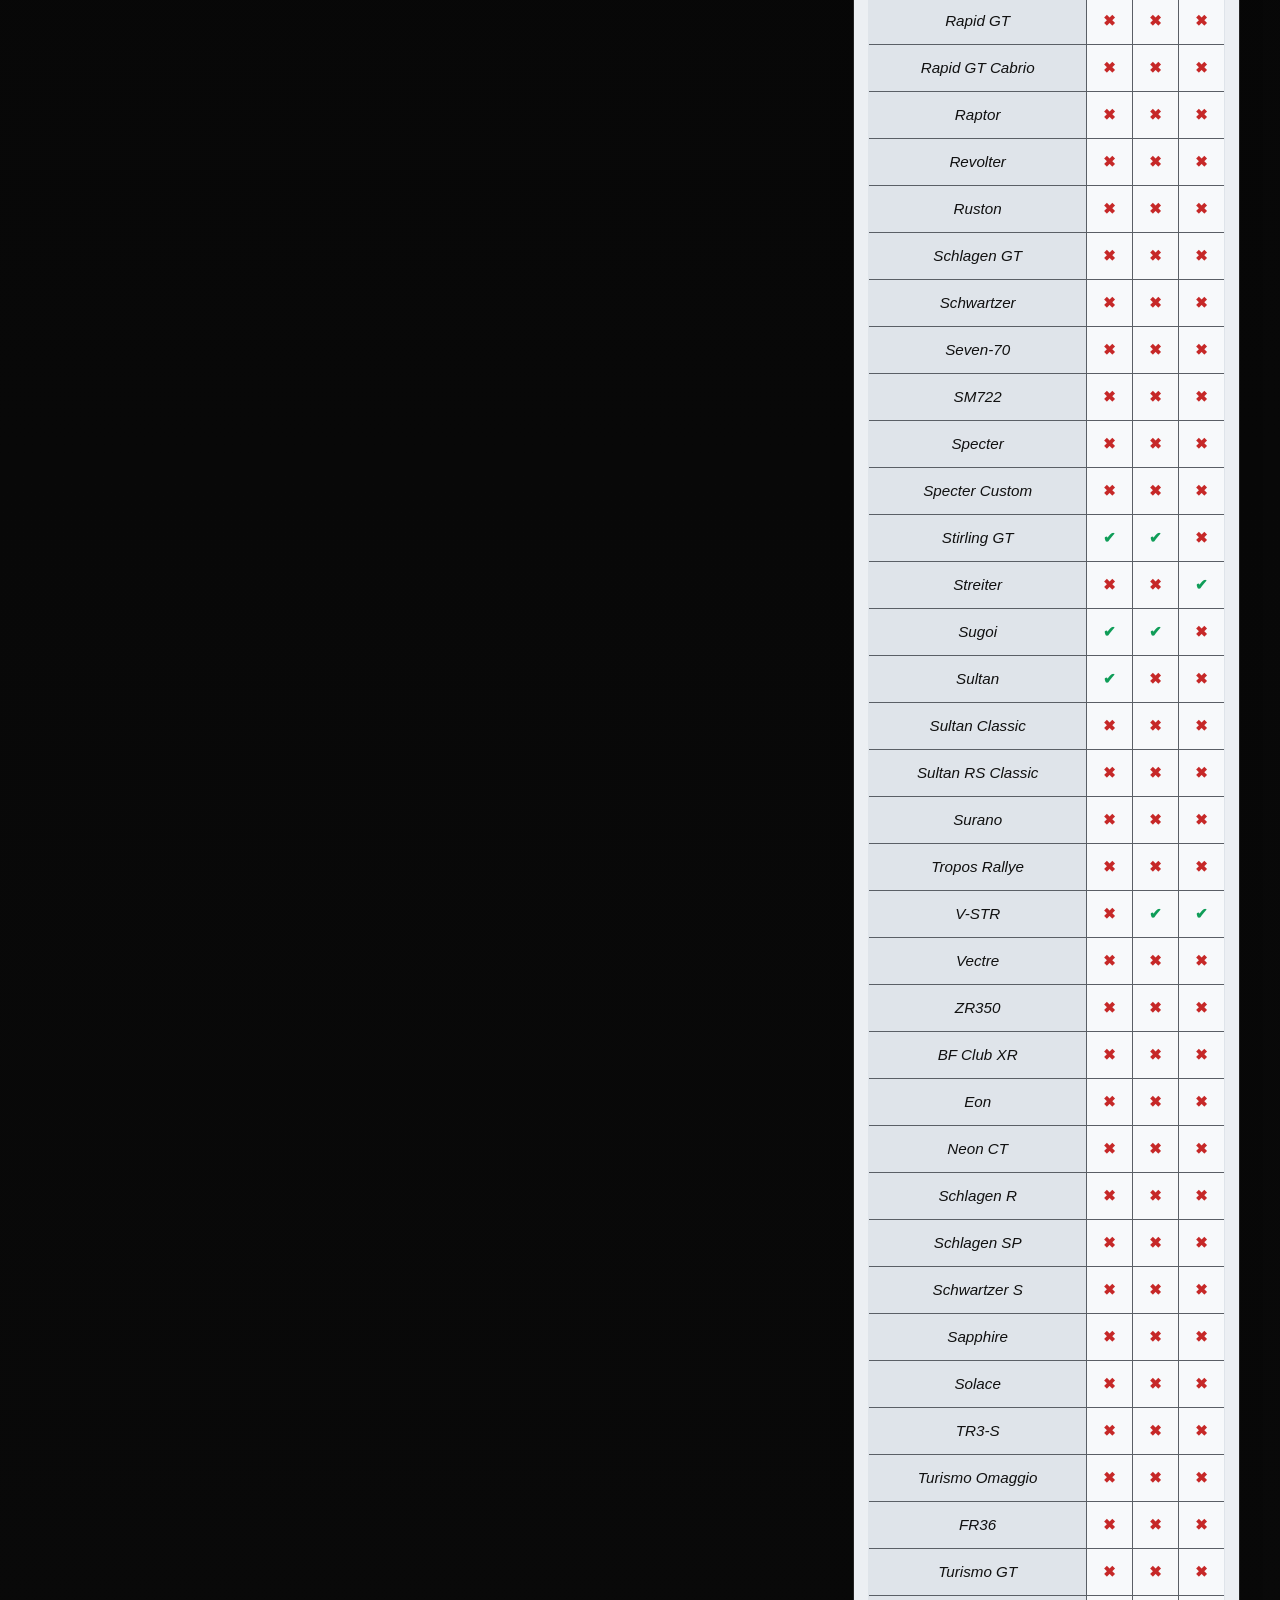
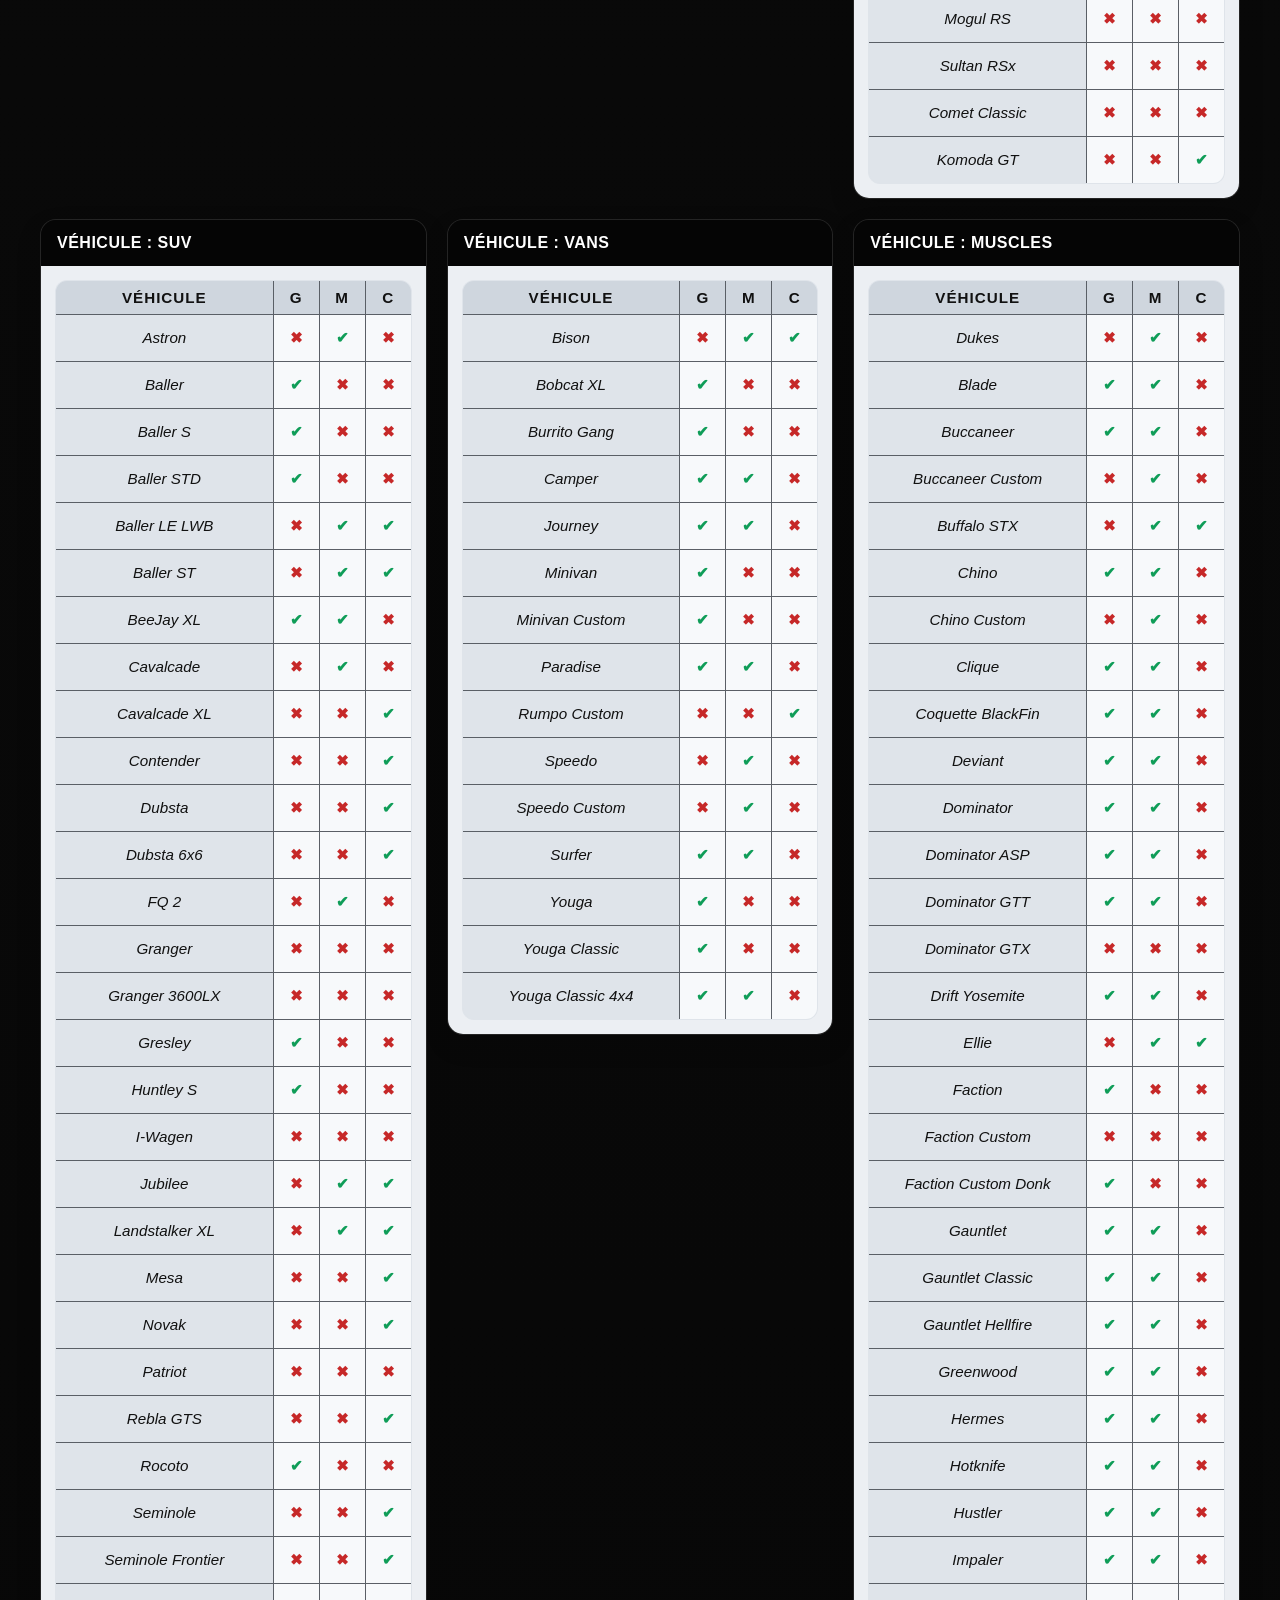
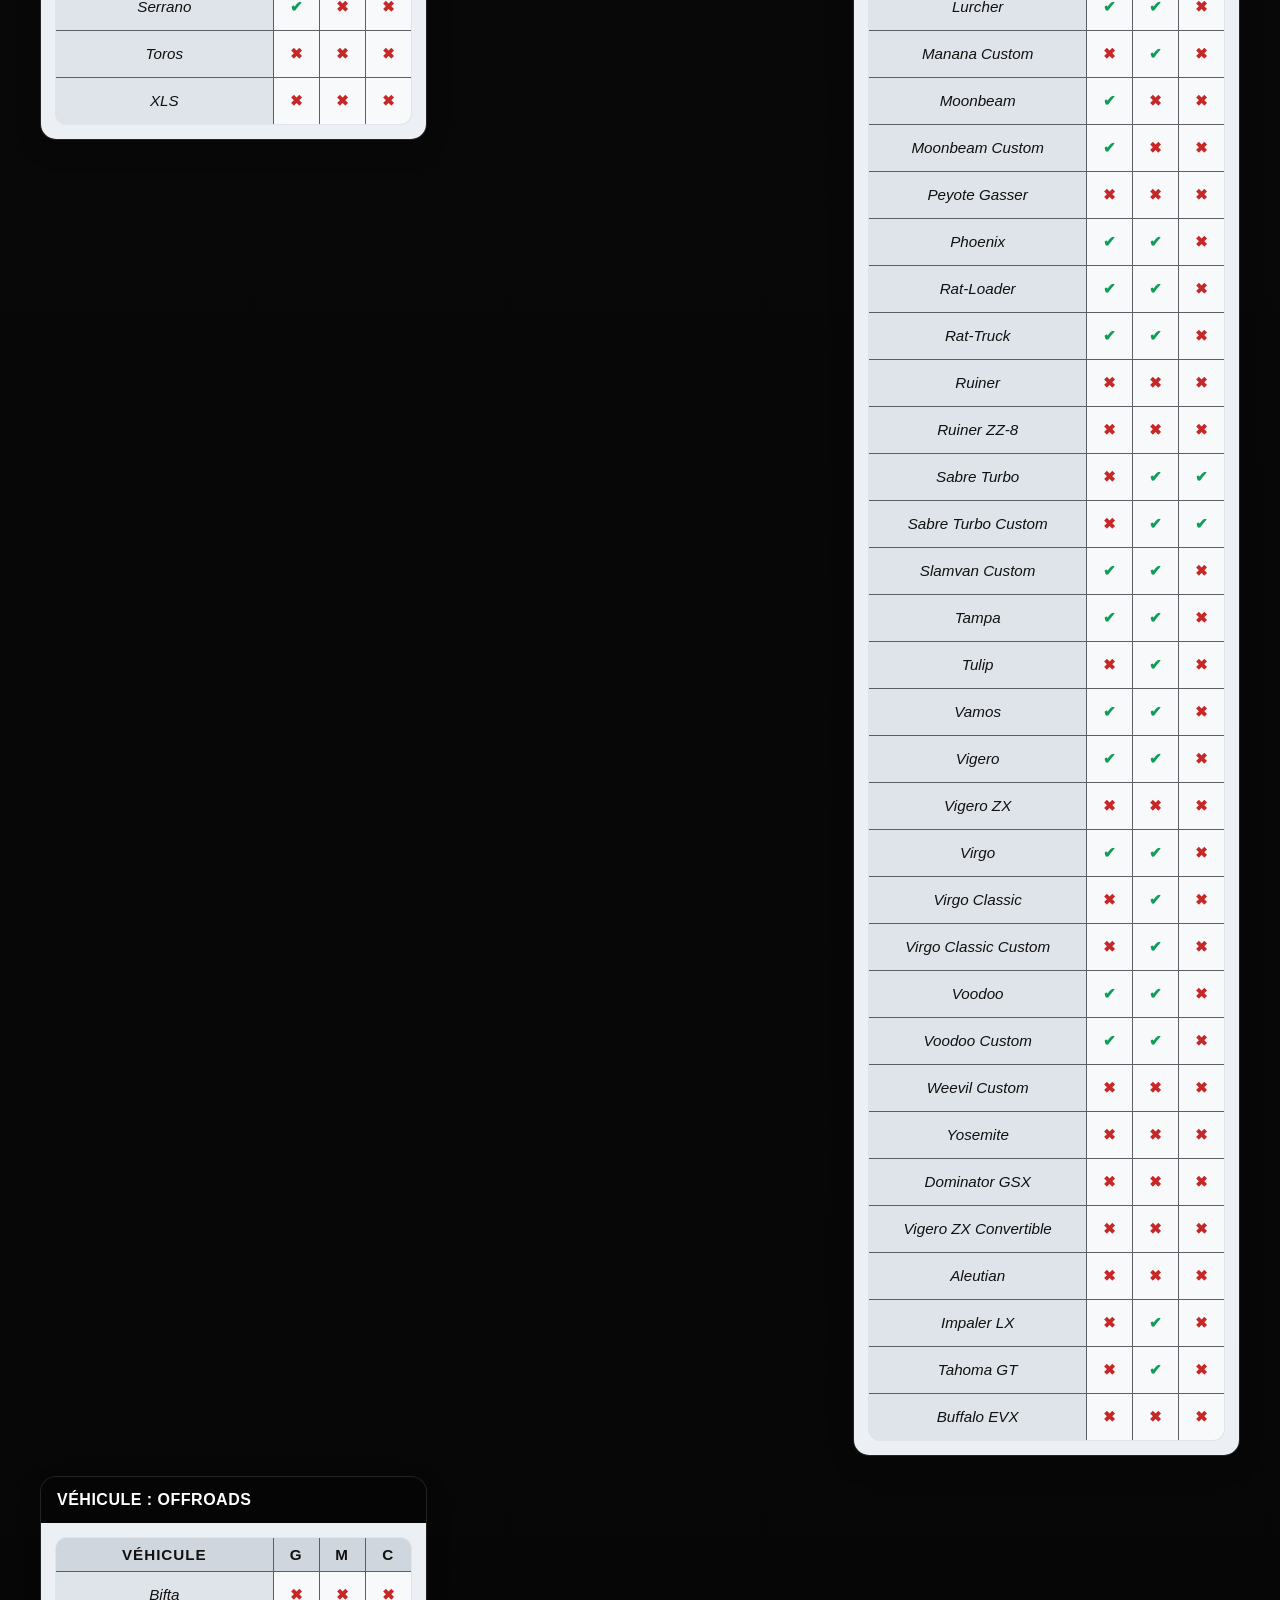
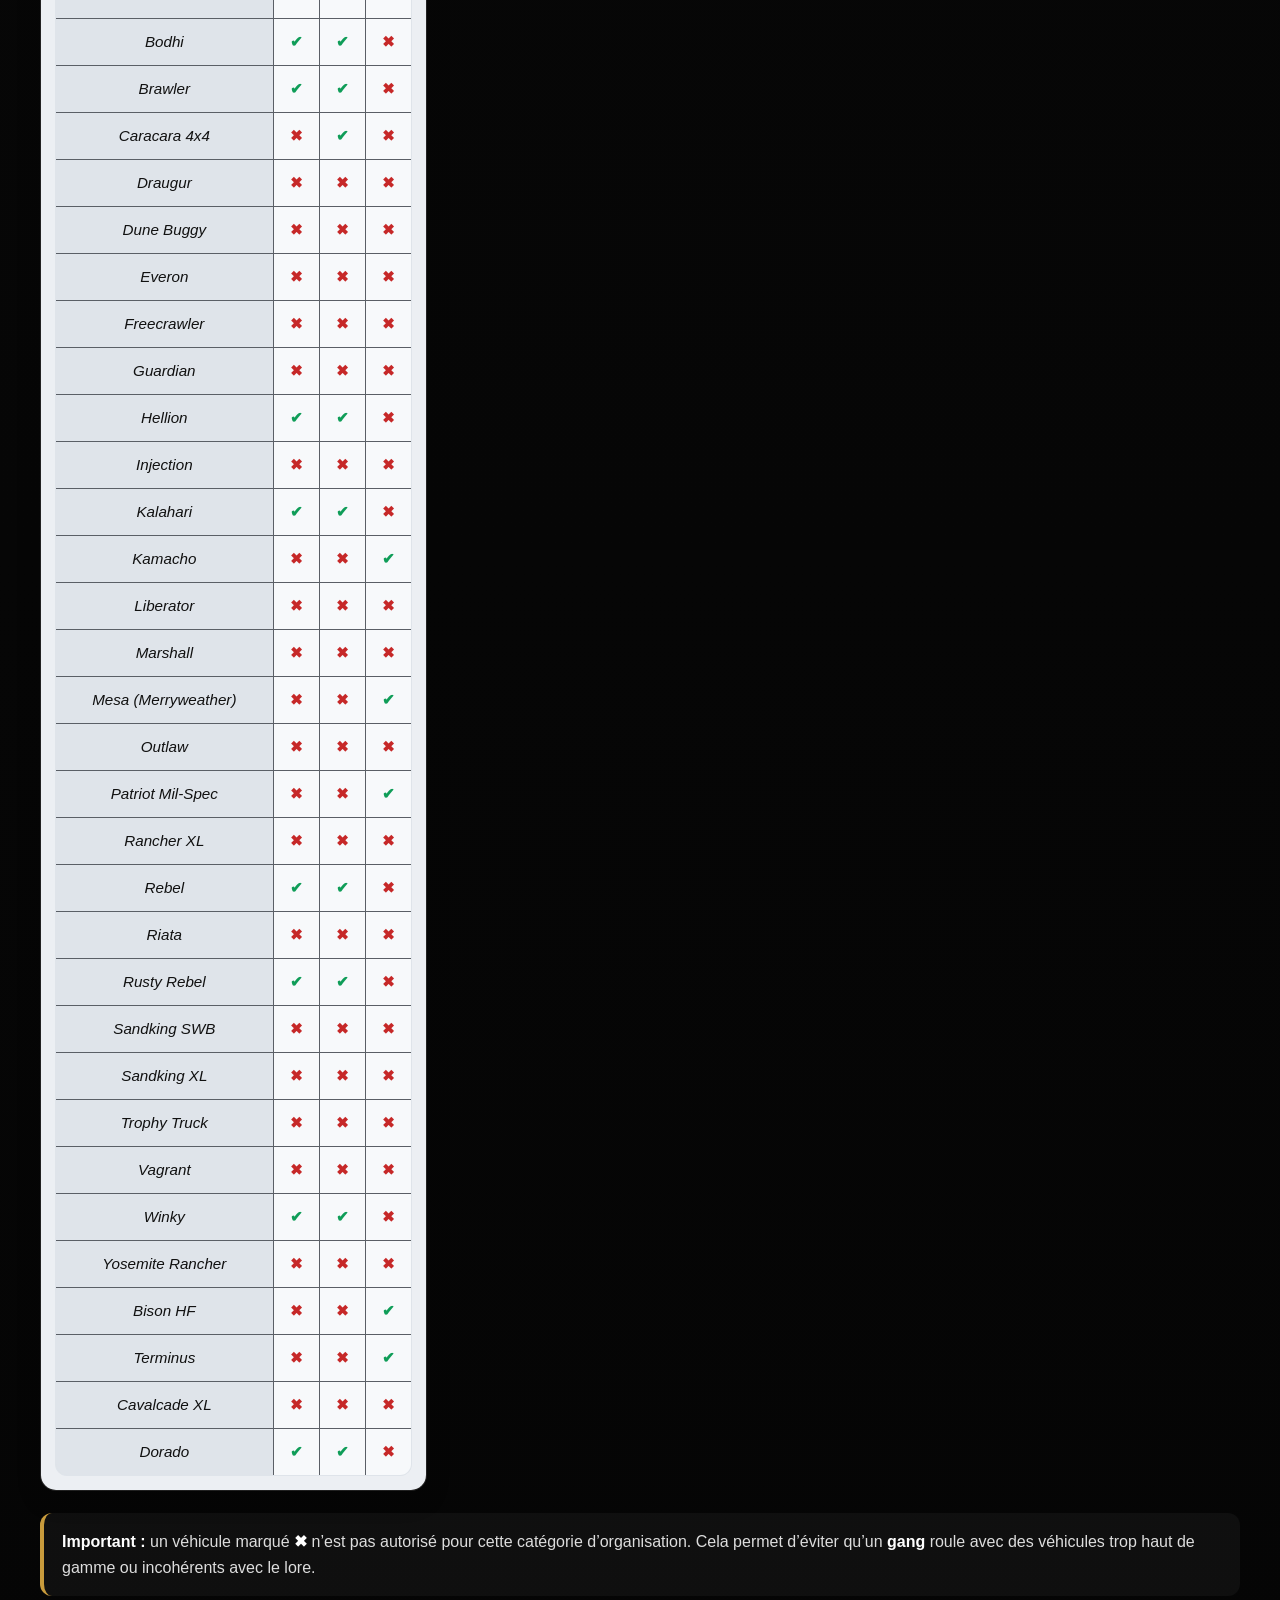
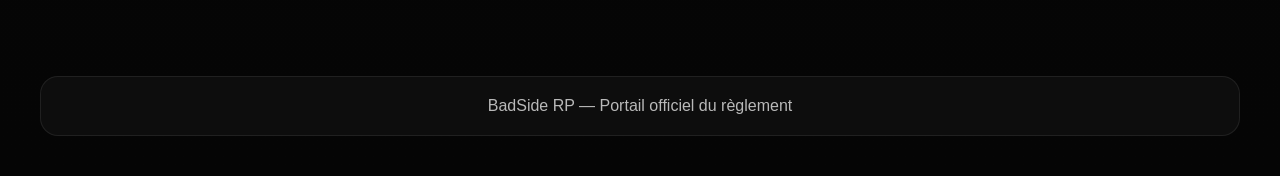
<file: vehicules-illegal.html>
<!DOCTYPE html>
<html lang="fr">
<head>
  <meta charset="UTF-8">
  <meta name="viewport" content="width=device-width, initial-scale=1.0">
  <title>BadSide RP — Véhicules illégaux</title>
  <link rel="stylesheet" href="style.css">

  <style>
    .vehicles-wrapper {
      display: flex;
      flex-direction: column;
      gap: 22px;
    }

    .vehicles-header {
      background: #f5f5f5;
      border: 1px solid rgba(255,255,255,0.08);
      border-radius: 16px;
      padding: 28px 20px 18px;
      text-align: center;
      box-shadow: 0 10px 30px rgba(0,0,0,0.22);
    }

    .vehicles-header h1 {
      margin: 0;
      font-size: 3rem;
      font-weight: 900;
      letter-spacing: 1px;
      color: #111;
      line-height: 1.1;
      text-transform: uppercase;
    }

    .vehicles-subtitle {
      margin-top: 12px;
      font-size: 1.1rem;
      font-weight: 800;
      color: #111;
    }

    .legend-card {
      background: rgba(255,255,255,0.04);
      border: 1px solid rgba(255,255,255,0.08);
      border-radius: 16px;
      padding: 18px;
      box-shadow: 0 8px 24px rgba(0,0,0,0.16);
    }

    .legend-card h2 {
      margin: 0 0 12px;
      color: #fff;
    }

    .legend-text {
      color: #d7d7d7;
      line-height: 1.6;
    }

    .legend-text strong {
      color: #fff;
    }

    .vehicle-grid {
      display: grid;
      grid-template-columns: repeat(auto-fit, minmax(360px, 1fr));
      gap: 20px;
      align-items: start;
    }

    .vehicle-card {
      background: rgba(255,255,255,0.04);
      border: 1px solid rgba(255,255,255,0.08);
      border-radius: 16px;
      overflow: hidden;
      box-shadow: 0 10px 24px rgba(0,0,0,0.16);
    }

    .vehicle-card h2 {
      margin: 0;
      padding: 14px 16px;
      background: #050505;
      color: #fff;
      font-size: 1rem;
      text-transform: uppercase;
      letter-spacing: 0.5px;
    }

    .table-wrap {
      overflow-x: auto;
      background: #eceff3;
      padding: 14px;
    }

    .vehicle-table {
      width: 100%;
      border-collapse: collapse;
      min-width: 320px;
      background: #dfe4ea;
      border-radius: 12px;
      overflow: hidden;
    }

    .vehicle-table th,
    .vehicle-table td {
      border: 1px solid #5a5f66;
      text-align: center;
      height: 34px;
      font-size: 0.95rem;
    }

    .vehicle-table th {
      background: #cfd6de;
      color: #111;
      font-weight: 800;
      padding: 6px;
    }

    .vehicle-name {
      background: #dfe4ea;
      color: #111;
      text-align: left;
      padding: 0 12px;
      font-style: italic;
      min-width: 185px;
    }

    .status-cell {
      width: 42px;
      min-width: 42px;
      font-weight: 900;
      font-size: 1rem;
      background: #f7f9fb;
      color: #111;
    }

    .yes {
      color: #0f9d58;
    }

    .no {
      color: #c62828;
    }

    .note-box {
      background: rgba(255,255,255,0.04);
      border-left: 4px solid #c89b3c;
      border-radius: 12px;
      padding: 16px 18px;
      color: #ddd;
      line-height: 1.6;
    }

    .note-box strong {
      color: #fff;
    }

    @media (max-width: 768px) {
      .vehicles-header h1 {
        font-size: 2rem;
      }

      .vehicle-grid {
        grid-template-columns: 1fr;
      }

      .vehicle-name {
        min-width: 150px;
      }
    }
  </style>
</head>
<body>

  <div class="topbar">
    <nav class="nav">
      <div class="brand">
        <img class="brand-logo" src="assets/badside.png" alt="Logo BadSide">
        <div class="brand-text">BadSide RP<small>Portail officiel du règlement</small></div>
      </div>

      <button class="menu-toggle">Menu</button>

      <div class="nav-links">
        <a href="index.html">Accueil</a>
        <a href="lexique.html">Lexique RP</a>
        <a href="general.html">Général</a>
        <a href="illegal.html">Illégal</a>
        <a href="vehicules.html">Véhicules</a>
        <a href="zones.html">Zones</a>
        <a href="mortrp.html">Mort RP</a>
        <a href="services.html">LSPD / EMS</a>
        <a href="armes.html">Catalogue</a>
      </div>
    </nav>
  </div>

  <section class="page">
    <div class="vehicles-wrapper">

      <div class="vehicles-header">
        <h1>Gang - Mafia - Cartel</h1>
        <div class="vehicles-subtitle">
          Lore Compatible ONLY - INTERDIT ILLEGAL
        </div>
      </div>

      <div class="legend-card">
        <h2 class="section-title">Lecture de la hiérarchie</h2>
        <div class="legend-text">
          <strong>✔</strong> = véhicule autorisé pour cette organisation<br>
          <strong>✖</strong> = véhicule non autorisé pour cette organisation
        </div>
      </div>

      <div class="vehicle-grid">

        <!-- SEDANS -->
        <article class="vehicle-card">
          <h2>Véhicule : Sedans</h2>
          <div class="table-wrap">
            <table class="vehicle-table">
              <thead>
                <tr>
                  <th>Véhicule</th>
                  <th>G</th>
                  <th>M</th>
                  <th>C</th>
                </tr>
              </thead>
              <tbody>
                <tr><td class="vehicle-name">Asterope</td><td class="status-cell yes">✔</td><td class="status-cell no">✖</td><td class="status-cell no">✖</td></tr>
                <tr><td class="vehicle-name">Cinquemila</td><td class="status-cell no">✖</td><td class="status-cell yes">✔</td><td class="status-cell no">✖</td></tr>
                <tr><td class="vehicle-name">Cognoscenti</td><td class="status-cell no">✖</td><td class="status-cell yes">✔</td><td class="status-cell no">✖</td></tr>
                <tr><td class="vehicle-name">Cognoscenti 55</td><td class="status-cell no">✖</td><td class="status-cell yes">✔</td><td class="status-cell no">✖</td></tr>
                <tr><td class="vehicle-name">Deity</td><td class="status-cell no">✖</td><td class="status-cell yes">✔</td><td class="status-cell no">✖</td></tr>
                <tr><td class="vehicle-name">Emperor</td><td class="status-cell yes">✔</td><td class="status-cell yes">✔</td><td class="status-cell yes">✔</td></tr>
                <tr><td class="vehicle-name">Fugitive</td><td class="status-cell no">✖</td><td class="status-cell yes">✔</td><td class="status-cell yes">✔</td></tr>
                <tr><td class="vehicle-name">Glendale</td><td class="status-cell yes">✔</td><td class="status-cell no">✖</td><td class="status-cell no">✖</td></tr>
                <tr><td class="vehicle-name">Glendale Custom</td><td class="status-cell yes">✔</td><td class="status-cell no">✖</td><td class="status-cell no">✖</td></tr>
                <tr><td class="vehicle-name">Primo</td><td class="status-cell yes">✔</td><td class="status-cell no">✖</td><td class="status-cell no">✖</td></tr>
                <tr><td class="vehicle-name">Primo Custom</td><td class="status-cell yes">✔</td><td class="status-cell no">✖</td><td class="status-cell no">✖</td></tr>
                <tr><td class="vehicle-name">Rhinehart</td><td class="status-cell yes">✔</td><td class="status-cell no">✖</td><td class="status-cell no">✖</td></tr>
                <tr><td class="vehicle-name">Schafter</td><td class="status-cell no">✖</td><td class="status-cell yes">✔</td><td class="status-cell no">✖</td></tr>
                <tr><td class="vehicle-name">Schafter LWB</td><td class="status-cell no">✖</td><td class="status-cell yes">✔</td><td class="status-cell no">✖</td></tr>
                <tr><td class="vehicle-name">Schafter V12</td><td class="status-cell no">✖</td><td class="status-cell yes">✔</td><td class="status-cell no">✖</td></tr>
                <tr><td class="vehicle-name">Stafford</td><td class="status-cell yes">✔</td><td class="status-cell yes">✔</td><td class="status-cell no">✖</td></tr>
                <tr><td class="vehicle-name">Super Diamond</td><td class="status-cell no">✖</td><td class="status-cell no">✖</td><td class="status-cell yes">✔</td></tr>
                <tr><td class="vehicle-name">Surge</td><td class="status-cell no">✖</td><td class="status-cell no">✖</td><td class="status-cell no">✖</td></tr>
                <tr><td class="vehicle-name">Tailgater S</td><td class="status-cell yes">✔</td><td class="status-cell no">✖</td><td class="status-cell no">✖</td></tr>
                <tr><td class="vehicle-name">Warrener</td><td class="status-cell no">✖</td><td class="status-cell yes">✔</td><td class="status-cell no">✖</td></tr>
                <tr><td class="vehicle-name">Washington</td><td class="status-cell no">✖</td><td class="status-cell yes">✔</td><td class="status-cell no">✖</td></tr>
                <tr><td class="vehicle-name">Impaler SZ</td><td class="status-cell no">✖</td><td class="status-cell yes">✔</td><td class="status-cell no">✖</td></tr>
              </tbody>
            </table>
          </div>
        </article>

        <!-- COUPES -->
        <article class="vehicle-card">
          <h2>Véhicule : Coupés</h2>
          <div class="table-wrap">
            <table class="vehicle-table">
              <thead>
                <tr>
                  <th>Véhicule</th>
                  <th>G</th>
                  <th>M</th>
                  <th>C</th>
                </tr>
              </thead>
              <tbody>
                <tr><td class="vehicle-name">Cognoscenti Cabrio</td><td class="status-cell no">✖</td><td class="status-cell no">✖</td><td class="status-cell no">✖</td></tr>
                <tr><td class="vehicle-name">Exemplar</td><td class="status-cell no">✖</td><td class="status-cell yes">✔</td><td class="status-cell no">✖</td></tr>
                <tr><td class="vehicle-name">F620</td><td class="status-cell no">✖</td><td class="status-cell no">✖</td><td class="status-cell no">✖</td></tr>
                <tr><td class="vehicle-name">Felon</td><td class="status-cell no">✖</td><td class="status-cell yes">✔</td><td class="status-cell yes">✔</td></tr>
                <tr><td class="vehicle-name">Felon GT</td><td class="status-cell no">✖</td><td class="status-cell yes">✔</td><td class="status-cell yes">✔</td></tr>
                <tr><td class="vehicle-name">Jackal</td><td class="status-cell no">✖</td><td class="status-cell yes">✔</td><td class="status-cell yes">✔</td></tr>
                <tr><td class="vehicle-name">Oracle</td><td class="status-cell no">✖</td><td class="status-cell yes">✔</td><td class="status-cell yes">✔</td></tr>
                <tr><td class="vehicle-name">Oracle XS</td><td class="status-cell yes">✔</td><td class="status-cell yes">✔</td><td class="status-cell yes">✔</td></tr>
                <tr><td class="vehicle-name">Sentinel Classique</td><td class="status-cell no">✖</td><td class="status-cell no">✖</td><td class="status-cell yes">✔</td></tr>
                <tr><td class="vehicle-name">Sentinel</td><td class="status-cell no">✖</td><td class="status-cell yes">✔</td><td class="status-cell yes">✔</td></tr>
                <tr><td class="vehicle-name">Sentinel XS</td><td class="status-cell no">✖</td><td class="status-cell yes">✔</td><td class="status-cell yes">✔</td></tr>
                <tr><td class="vehicle-name">Windsor</td><td class="status-cell no">✖</td><td class="status-cell yes">✔</td><td class="status-cell yes">✔</td></tr>
                <tr><td class="vehicle-name">Windsor Drop</td><td class="status-cell no">✖</td><td class="status-cell yes">✔</td><td class="status-cell yes">✔</td></tr>
                <tr><td class="vehicle-name">Zion</td><td class="status-cell no">✖</td><td class="status-cell no">✖</td><td class="status-cell no">✖</td></tr>
                <tr><td class="vehicle-name">Zion Cabrio</td><td class="status-cell no">✖</td><td class="status-cell no">✖</td><td class="status-cell no">✖</td></tr>
                <tr><td class="vehicle-name">Scharmann</td><td class="status-cell yes">✔</td><td class="status-cell yes">✔</td><td class="status-cell yes">✔</td></tr>
                <tr><td class="vehicle-name">Buffalo STX</td><td class="status-cell yes">✔</td><td class="status-cell yes">✔</td><td class="status-cell yes">✔</td></tr>
              </tbody>
            </table>
          </div>
        </article>

        <!-- SPORTS -->
        <article class="vehicle-card">
          <h2>Véhicule : Sports</h2>
          <div class="table-wrap">
            <table class="vehicle-table">
              <thead>
                <tr>
                  <th>Véhicule</th>
                  <th>G</th>
                  <th>M</th>
                  <th>C</th>
                </tr>
              </thead>
              <tbody>
                <tr><td class="vehicle-name">10F</td><td class="status-cell no">✖</td><td class="status-cell no">✖</td><td class="status-cell no">✖</td></tr>
                <tr><td class="vehicle-name">10F Widebody</td><td class="status-cell no">✖</td><td class="status-cell no">✖</td><td class="status-cell no">✖</td></tr>
                <tr><td class="vehicle-name">8F Drafter</td><td class="status-cell yes">✔</td><td class="status-cell yes">✔</td><td class="status-cell no">✖</td></tr>
                <tr><td class="vehicle-name">9F</td><td class="status-cell no">✖</td><td class="status-cell no">✖</td><td class="status-cell no">✖</td></tr>
                <tr><td class="vehicle-name">9F Cabrio</td><td class="status-cell no">✖</td><td class="status-cell no">✖</td><td class="status-cell no">✖</td></tr>
                <tr><td class="vehicle-name">Alpha</td><td class="status-cell no">✖</td><td class="status-cell no">✖</td><td class="status-cell yes">✔</td></tr>
                <tr><td class="vehicle-name">Banshee</td><td class="status-cell no">✖</td><td class="status-cell no">✖</td><td class="status-cell no">✖</td></tr>
                <tr><td class="vehicle-name">Bestia GTS</td><td class="status-cell no">✖</td><td class="status-cell no">✖</td><td class="status-cell no">✖</td></tr>
                <tr><td class="vehicle-name">Buffalo</td><td class="status-cell yes">✔</td><td class="status-cell no">✖</td><td class="status-cell no">✖</td></tr>
                <tr><td class="vehicle-name">Buffalo S</td><td class="status-cell yes">✔</td><td class="status-cell no">✖</td><td class="status-cell no">✖</td></tr>
                <tr><td class="vehicle-name">Calico GTF</td><td class="status-cell no">✖</td><td class="status-cell no">✖</td><td class="status-cell no">✖</td></tr>
                <tr><td class="vehicle-name">Carbonizzare</td><td class="status-cell no">✖</td><td class="status-cell no">✖</td><td class="status-cell no">✖</td></tr>
                <tr><td class="vehicle-name">Comet</td><td class="status-cell no">✖</td><td class="status-cell no">✖</td><td class="status-cell no">✖</td></tr>
                <tr><td class="vehicle-name">Comet Retro Custom</td><td class="status-cell no">✖</td><td class="status-cell no">✖</td><td class="status-cell no">✖</td></tr>
                <tr><td class="vehicle-name">Comet S2</td><td class="status-cell no">✖</td><td class="status-cell no">✖</td><td class="status-cell no">✖</td></tr>
                <tr><td class="vehicle-name">Comet S2 Cabrio</td><td class="status-cell no">✖</td><td class="status-cell no">✖</td><td class="status-cell no">✖</td></tr>
                <tr><td class="vehicle-name">Comet Safari</td><td class="status-cell no">✖</td><td class="status-cell no">✖</td><td class="status-cell no">✖</td></tr>
                <tr><td class="vehicle-name">Comet SR</td><td class="status-cell no">✖</td><td class="status-cell no">✖</td><td class="status-cell no">✖</td></tr>
                <tr><td class="vehicle-name">Coquette</td><td class="status-cell no">✖</td><td class="status-cell no">✖</td><td class="status-cell no">✖</td></tr>
                <tr><td class="vehicle-name">Coquette D10</td><td class="status-cell no">✖</td><td class="status-cell no">✖</td><td class="status-cell no">✖</td></tr>
                <tr><td class="vehicle-name">Corsita</td><td class="status-cell no">✖</td><td class="status-cell no">✖</td><td class="status-cell no">✖</td></tr>
                <tr><td class="vehicle-name">Cypher</td><td class="status-cell no">✖</td><td class="status-cell no">✖</td><td class="status-cell yes">✔</td></tr>
                <tr><td class="vehicle-name">Elegy Retro Custom</td><td class="status-cell no">✖</td><td class="status-cell no">✖</td><td class="status-cell no">✖</td></tr>
                <tr><td class="vehicle-name">Elegy RH8</td><td class="status-cell no">✖</td><td class="status-cell no">✖</td><td class="status-cell no">✖</td></tr>
                <tr><td class="vehicle-name">Euros</td><td class="status-cell no">✖</td><td class="status-cell no">✖</td><td class="status-cell no">✖</td></tr>
                <tr><td class="vehicle-name">Feltzer</td><td class="status-cell yes">✔</td><td class="status-cell yes">✔</td><td class="status-cell no">✖</td></tr>
                <tr><td class="vehicle-name">Flash GT</td><td class="status-cell yes">✔</td><td class="status-cell yes">✔</td><td class="status-cell no">✖</td></tr>
                <tr><td class="vehicle-name">Furore GT</td><td class="status-cell no">✖</td><td class="status-cell no">✖</td><td class="status-cell no">✖</td></tr>
                <tr><td class="vehicle-name">Fusilade</td><td class="status-cell no">✖</td><td class="status-cell no">✖</td><td class="status-cell no">✖</td></tr>
                <tr><td class="vehicle-name">Futo</td><td class="status-cell yes">✔</td><td class="status-cell no">✖</td><td class="status-cell no">✖</td></tr>
                <tr><td class="vehicle-name">Futo GTX</td><td class="status-cell yes">✔</td><td class="status-cell no">✖</td><td class="status-cell no">✖</td></tr>
                <tr><td class="vehicle-name">GB200</td><td class="status-cell yes">✔</td><td class="status-cell yes">✔</td><td class="status-cell no">✖</td></tr>
                <tr><td class="vehicle-name">Growler</td><td class="status-cell no">✖</td><td class="status-cell no">✖</td><td class="status-cell no">✖</td></tr>
                <tr><td class="vehicle-name">Imorgon</td><td class="status-cell yes">✔</td><td class="status-cell yes">✔</td><td class="status-cell no">✖</td></tr>
                <tr><td class="vehicle-name">Issi Sport</td><td class="status-cell no">✖</td><td class="status-cell no">✖</td><td class="status-cell no">✖</td></tr>
                <tr><td class="vehicle-name">Itali GTO</td><td class="status-cell no">✖</td><td class="status-cell no">✖</td><td class="status-cell no">✖</td></tr>
                <tr><td class="vehicle-name">Itali RSX</td><td class="status-cell no">✖</td><td class="status-cell no">✖</td><td class="status-cell no">✖</td></tr>
                <tr><td class="vehicle-name">Jester</td><td class="status-cell no">✖</td><td class="status-cell no">✖</td><td class="status-cell no">✖</td></tr>
                <tr><td class="vehicle-name">Jester (Racecar)</td><td class="status-cell no">✖</td><td class="status-cell no">✖</td><td class="status-cell no">✖</td></tr>
                <tr><td class="vehicle-name">Jester Classic</td><td class="status-cell no">✖</td><td class="status-cell no">✖</td><td class="status-cell no">✖</td></tr>
                <tr><td class="vehicle-name">Jester RR</td><td class="status-cell no">✖</td><td class="status-cell no">✖</td><td class="status-cell no">✖</td></tr>
                <tr><td class="vehicle-name">Jugular</td><td class="status-cell yes">✔</td><td class="status-cell yes">✔</td><td class="status-cell no">✖</td></tr>
                <tr><td class="vehicle-name">Khamelion</td><td class="status-cell no">✖</td><td class="status-cell no">✖</td><td class="status-cell no">✖</td></tr>
                <tr><td class="vehicle-name">Komoda</td><td class="status-cell no">✖</td><td class="status-cell yes">✔</td><td class="status-cell yes">✔</td></tr>
                <tr><td class="vehicle-name">Kuruma</td><td class="status-cell yes">✔</td><td class="status-cell yes">✔</td><td class="status-cell no">✖</td></tr>
                <tr><td class="vehicle-name">Locust</td><td class="status-cell no">✖</td><td class="status-cell no">✖</td><td class="status-cell no">✖</td></tr>
                <tr><td class="vehicle-name">Lynx</td><td class="status-cell no">✖</td><td class="status-cell no">✖</td><td class="status-cell no">✖</td></tr>
                <tr><td class="vehicle-name">Massacro</td><td class="status-cell no">✖</td><td class="status-cell no">✖</td><td class="status-cell no">✖</td></tr>
                <tr><td class="vehicle-name">Neo</td><td class="status-cell no">✖</td><td class="status-cell no">✖</td><td class="status-cell no">✖</td></tr>
                <tr><td class="vehicle-name">Neon</td><td class="status-cell no">✖</td><td class="status-cell no">✖</td><td class="status-cell no">✖</td></tr>
                <tr><td class="vehicle-name">Omnis</td><td class="status-cell no">✖</td><td class="status-cell no">✖</td><td class="status-cell no">✖</td></tr>
                <tr><td class="vehicle-name">Omnis e-GT</td><td class="status-cell yes">✔</td><td class="status-cell yes">✔</td><td class="status-cell no">✖</td></tr>
                <tr><td class="vehicle-name">Paragon R</td><td class="status-cell no">✖</td><td class="status-cell yes">✔</td><td class="status-cell yes">✔</td></tr>
                <tr><td class="vehicle-name">Pariah</td><td class="status-cell no">✖</td><td class="status-cell no">✖</td><td class="status-cell no">✖</td></tr>
                <tr><td class="vehicle-name">Penumbra</td><td class="status-cell no">✖</td><td class="status-cell no">✖</td><td class="status-cell no">✖</td></tr>
                <tr><td class="vehicle-name">Penumbra FF</td><td class="status-cell no">✖</td><td class="status-cell no">✖</td><td class="status-cell no">✖</td></tr>
                <tr><td class="vehicle-name">Raiden</td><td class="status-cell no">✖</td><td class="status-cell no">✖</td><td class="status-cell no">✖</td></tr>
                <tr><td class="vehicle-name">Rapid GT</td><td class="status-cell no">✖</td><td class="status-cell no">✖</td><td class="status-cell no">✖</td></tr>
                <tr><td class="vehicle-name">Rapid GT Cabrio</td><td class="status-cell no">✖</td><td class="status-cell no">✖</td><td class="status-cell no">✖</td></tr>
                <tr><td class="vehicle-name">Raptor</td><td class="status-cell no">✖</td><td class="status-cell no">✖</td><td class="status-cell no">✖</td></tr>
                <tr><td class="vehicle-name">Revolter</td><td class="status-cell no">✖</td><td class="status-cell no">✖</td><td class="status-cell no">✖</td></tr>
                <tr><td class="vehicle-name">Ruston</td><td class="status-cell no">✖</td><td class="status-cell no">✖</td><td class="status-cell no">✖</td></tr>
                <tr><td class="vehicle-name">Schlagen GT</td><td class="status-cell no">✖</td><td class="status-cell no">✖</td><td class="status-cell no">✖</td></tr>
                <tr><td class="vehicle-name">Schwartzer</td><td class="status-cell no">✖</td><td class="status-cell no">✖</td><td class="status-cell no">✖</td></tr>
                <tr><td class="vehicle-name">Seven-70</td><td class="status-cell no">✖</td><td class="status-cell no">✖</td><td class="status-cell no">✖</td></tr>
                <tr><td class="vehicle-name">SM722</td><td class="status-cell no">✖</td><td class="status-cell no">✖</td><td class="status-cell no">✖</td></tr>
                <tr><td class="vehicle-name">Specter</td><td class="status-cell no">✖</td><td class="status-cell no">✖</td><td class="status-cell no">✖</td></tr>
                <tr><td class="vehicle-name">Specter Custom</td><td class="status-cell no">✖</td><td class="status-cell no">✖</td><td class="status-cell no">✖</td></tr>
                <tr><td class="vehicle-name">Stirling GT</td><td class="status-cell yes">✔</td><td class="status-cell yes">✔</td><td class="status-cell no">✖</td></tr>
                <tr><td class="vehicle-name">Streiter</td><td class="status-cell no">✖</td><td class="status-cell no">✖</td><td class="status-cell yes">✔</td></tr>
                <tr><td class="vehicle-name">Sugoi</td><td class="status-cell yes">✔</td><td class="status-cell yes">✔</td><td class="status-cell no">✖</td></tr>
                <tr><td class="vehicle-name">Sultan</td><td class="status-cell yes">✔</td><td class="status-cell no">✖</td><td class="status-cell no">✖</td></tr>
                <tr><td class="vehicle-name">Sultan Classic</td><td class="status-cell no">✖</td><td class="status-cell no">✖</td><td class="status-cell no">✖</td></tr>
                <tr><td class="vehicle-name">Sultan RS Classic</td><td class="status-cell no">✖</td><td class="status-cell no">✖</td><td class="status-cell no">✖</td></tr>
                <tr><td class="vehicle-name">Surano</td><td class="status-cell no">✖</td><td class="status-cell no">✖</td><td class="status-cell no">✖</td></tr>
                <tr><td class="vehicle-name">Tropos Rallye</td><td class="status-cell no">✖</td><td class="status-cell no">✖</td><td class="status-cell no">✖</td></tr>
                <tr><td class="vehicle-name">V-STR</td><td class="status-cell no">✖</td><td class="status-cell yes">✔</td><td class="status-cell yes">✔</td></tr>
                <tr><td class="vehicle-name">Vectre</td><td class="status-cell no">✖</td><td class="status-cell no">✖</td><td class="status-cell no">✖</td></tr>
                <tr><td class="vehicle-name">ZR350</td><td class="status-cell no">✖</td><td class="status-cell no">✖</td><td class="status-cell no">✖</td></tr>
                <tr><td class="vehicle-name">BF Club XR</td><td class="status-cell no">✖</td><td class="status-cell no">✖</td><td class="status-cell no">✖</td></tr>
                <tr><td class="vehicle-name">Eon</td><td class="status-cell no">✖</td><td class="status-cell no">✖</td><td class="status-cell no">✖</td></tr>
                <tr><td class="vehicle-name">Neon CT</td><td class="status-cell no">✖</td><td class="status-cell no">✖</td><td class="status-cell no">✖</td></tr>
                <tr><td class="vehicle-name">Schlagen R</td><td class="status-cell no">✖</td><td class="status-cell no">✖</td><td class="status-cell no">✖</td></tr>
                <tr><td class="vehicle-name">Schlagen SP</td><td class="status-cell no">✖</td><td class="status-cell no">✖</td><td class="status-cell no">✖</td></tr>
                <tr><td class="vehicle-name">Schwartzer S</td><td class="status-cell no">✖</td><td class="status-cell no">✖</td><td class="status-cell no">✖</td></tr>
                <tr><td class="vehicle-name">Sapphire</td><td class="status-cell no">✖</td><td class="status-cell no">✖</td><td class="status-cell no">✖</td></tr>
                <tr><td class="vehicle-name">Solace</td><td class="status-cell no">✖</td><td class="status-cell no">✖</td><td class="status-cell no">✖</td></tr>
                <tr><td class="vehicle-name">TR3-S</td><td class="status-cell no">✖</td><td class="status-cell no">✖</td><td class="status-cell no">✖</td></tr>
                <tr><td class="vehicle-name">Turismo Omaggio</td><td class="status-cell no">✖</td><td class="status-cell no">✖</td><td class="status-cell no">✖</td></tr>
                <tr><td class="vehicle-name">FR36</td><td class="status-cell no">✖</td><td class="status-cell no">✖</td><td class="status-cell no">✖</td></tr>
                <tr><td class="vehicle-name">Turismo GT</td><td class="status-cell no">✖</td><td class="status-cell no">✖</td><td class="status-cell no">✖</td></tr>
                <tr><td class="vehicle-name">Mogul RS</td><td class="status-cell no">✖</td><td class="status-cell no">✖</td><td class="status-cell no">✖</td></tr>
                <tr><td class="vehicle-name">Sultan RSx</td><td class="status-cell no">✖</td><td class="status-cell no">✖</td><td class="status-cell no">✖</td></tr>
                <tr><td class="vehicle-name">Comet Classic</td><td class="status-cell no">✖</td><td class="status-cell no">✖</td><td class="status-cell no">✖</td></tr>
                <tr><td class="vehicle-name">Komoda GT</td><td class="status-cell no">✖</td><td class="status-cell no">✖</td><td class="status-cell yes">✔</td></tr>
              </tbody>
            </table>
          </div>
        </article>

        <!-- SUV -->
        <article class="vehicle-card">
          <h2>Véhicule : SUV</h2>
          <div class="table-wrap">
            <table class="vehicle-table">
              <thead>
                <tr>
                  <th>Véhicule</th>
                  <th>G</th>
                  <th>M</th>
                  <th>C</th>
                </tr>
              </thead>
              <tbody>
                <tr><td class="vehicle-name">Astron</td><td class="status-cell no">✖</td><td class="status-cell yes">✔</td><td class="status-cell no">✖</td></tr>
                <tr><td class="vehicle-name">Baller</td><td class="status-cell yes">✔</td><td class="status-cell no">✖</td><td class="status-cell no">✖</td></tr>
                <tr><td class="vehicle-name">Baller S</td><td class="status-cell yes">✔</td><td class="status-cell no">✖</td><td class="status-cell no">✖</td></tr>
                <tr><td class="vehicle-name">Baller STD</td><td class="status-cell yes">✔</td><td class="status-cell no">✖</td><td class="status-cell no">✖</td></tr>
                <tr><td class="vehicle-name">Baller LE LWB</td><td class="status-cell no">✖</td><td class="status-cell yes">✔</td><td class="status-cell yes">✔</td></tr>
                <tr><td class="vehicle-name">Baller ST</td><td class="status-cell no">✖</td><td class="status-cell yes">✔</td><td class="status-cell yes">✔</td></tr>
                <tr><td class="vehicle-name">BeeJay XL</td><td class="status-cell yes">✔</td><td class="status-cell yes">✔</td><td class="status-cell no">✖</td></tr>
                <tr><td class="vehicle-name">Cavalcade</td><td class="status-cell no">✖</td><td class="status-cell yes">✔</td><td class="status-cell no">✖</td></tr>
                <tr><td class="vehicle-name">Cavalcade XL</td><td class="status-cell no">✖</td><td class="status-cell no">✖</td><td class="status-cell yes">✔</td></tr>
                <tr><td class="vehicle-name">Contender</td><td class="status-cell no">✖</td><td class="status-cell no">✖</td><td class="status-cell yes">✔</td></tr>
                <tr><td class="vehicle-name">Dubsta</td><td class="status-cell no">✖</td><td class="status-cell no">✖</td><td class="status-cell yes">✔</td></tr>
                <tr><td class="vehicle-name">Dubsta 6x6</td><td class="status-cell no">✖</td><td class="status-cell no">✖</td><td class="status-cell yes">✔</td></tr>
                <tr><td class="vehicle-name">FQ 2</td><td class="status-cell no">✖</td><td class="status-cell yes">✔</td><td class="status-cell no">✖</td></tr>
                <tr><td class="vehicle-name">Granger</td><td class="status-cell no">✖</td><td class="status-cell no">✖</td><td class="status-cell no">✖</td></tr>
                <tr><td class="vehicle-name">Granger 3600LX</td><td class="status-cell no">✖</td><td class="status-cell no">✖</td><td class="status-cell no">✖</td></tr>
                <tr><td class="vehicle-name">Gresley</td><td class="status-cell yes">✔</td><td class="status-cell no">✖</td><td class="status-cell no">✖</td></tr>
                <tr><td class="vehicle-name">Huntley S</td><td class="status-cell yes">✔</td><td class="status-cell no">✖</td><td class="status-cell no">✖</td></tr>
                <tr><td class="vehicle-name">I-Wagen</td><td class="status-cell no">✖</td><td class="status-cell no">✖</td><td class="status-cell no">✖</td></tr>
                <tr><td class="vehicle-name">Jubilee</td><td class="status-cell no">✖</td><td class="status-cell yes">✔</td><td class="status-cell yes">✔</td></tr>
                <tr><td class="vehicle-name">Landstalker XL</td><td class="status-cell no">✖</td><td class="status-cell yes">✔</td><td class="status-cell yes">✔</td></tr>
                <tr><td class="vehicle-name">Mesa</td><td class="status-cell no">✖</td><td class="status-cell no">✖</td><td class="status-cell yes">✔</td></tr>
                <tr><td class="vehicle-name">Novak</td><td class="status-cell no">✖</td><td class="status-cell no">✖</td><td class="status-cell yes">✔</td></tr>
                <tr><td class="vehicle-name">Patriot</td><td class="status-cell no">✖</td><td class="status-cell no">✖</td><td class="status-cell no">✖</td></tr>
                <tr><td class="vehicle-name">Rebla GTS</td><td class="status-cell no">✖</td><td class="status-cell no">✖</td><td class="status-cell yes">✔</td></tr>
                <tr><td class="vehicle-name">Rocoto</td><td class="status-cell yes">✔</td><td class="status-cell no">✖</td><td class="status-cell no">✖</td></tr>
                <tr><td class="vehicle-name">Seminole</td><td class="status-cell no">✖</td><td class="status-cell no">✖</td><td class="status-cell yes">✔</td></tr>
                <tr><td class="vehicle-name">Seminole Frontier</td><td class="status-cell no">✖</td><td class="status-cell no">✖</td><td class="status-cell yes">✔</td></tr>
                <tr><td class="vehicle-name">Serrano</td><td class="status-cell yes">✔</td><td class="status-cell no">✖</td><td class="status-cell no">✖</td></tr>
                <tr><td class="vehicle-name">Toros</td><td class="status-cell no">✖</td><td class="status-cell no">✖</td><td class="status-cell no">✖</td></tr>
                <tr><td class="vehicle-name">XLS</td><td class="status-cell no">✖</td><td class="status-cell no">✖</td><td class="status-cell no">✖</td></tr>
              </tbody>
            </table>
          </div>
        </article>

        <!-- VANS -->
        <article class="vehicle-card">
          <h2>Véhicule : Vans</h2>
          <div class="table-wrap">
            <table class="vehicle-table">
              <thead>
                <tr>
                  <th>Véhicule</th>
                  <th>G</th>
                  <th>M</th>
                  <th>C</th>
                </tr>
              </thead>
              <tbody>
                <tr><td class="vehicle-name">Bison</td><td class="status-cell no">✖</td><td class="status-cell yes">✔</td><td class="status-cell yes">✔</td></tr>
                <tr><td class="vehicle-name">Bobcat XL</td><td class="status-cell yes">✔</td><td class="status-cell no">✖</td><td class="status-cell no">✖</td></tr>
                <tr><td class="vehicle-name">Burrito Gang</td><td class="status-cell yes">✔</td><td class="status-cell no">✖</td><td class="status-cell no">✖</td></tr>
                <tr><td class="vehicle-name">Camper</td><td class="status-cell yes">✔</td><td class="status-cell yes">✔</td><td class="status-cell no">✖</td></tr>
                <tr><td class="vehicle-name">Journey</td><td class="status-cell yes">✔</td><td class="status-cell yes">✔</td><td class="status-cell no">✖</td></tr>
                <tr><td class="vehicle-name">Minivan</td><td class="status-cell yes">✔</td><td class="status-cell no">✖</td><td class="status-cell no">✖</td></tr>
                <tr><td class="vehicle-name">Minivan Custom</td><td class="status-cell yes">✔</td><td class="status-cell no">✖</td><td class="status-cell no">✖</td></tr>
                <tr><td class="vehicle-name">Paradise</td><td class="status-cell yes">✔</td><td class="status-cell yes">✔</td><td class="status-cell no">✖</td></tr>
                <tr><td class="vehicle-name">Rumpo Custom</td><td class="status-cell no">✖</td><td class="status-cell no">✖</td><td class="status-cell yes">✔</td></tr>
                <tr><td class="vehicle-name">Speedo</td><td class="status-cell no">✖</td><td class="status-cell yes">✔</td><td class="status-cell no">✖</td></tr>
                <tr><td class="vehicle-name">Speedo Custom</td><td class="status-cell no">✖</td><td class="status-cell yes">✔</td><td class="status-cell no">✖</td></tr>
                <tr><td class="vehicle-name">Surfer</td><td class="status-cell yes">✔</td><td class="status-cell yes">✔</td><td class="status-cell no">✖</td></tr>
                <tr><td class="vehicle-name">Youga</td><td class="status-cell yes">✔</td><td class="status-cell no">✖</td><td class="status-cell no">✖</td></tr>
                <tr><td class="vehicle-name">Youga Classic</td><td class="status-cell yes">✔</td><td class="status-cell no">✖</td><td class="status-cell no">✖</td></tr>
                <tr><td class="vehicle-name">Youga Classic 4x4</td><td class="status-cell yes">✔</td><td class="status-cell yes">✔</td><td class="status-cell no">✖</td></tr>
              </tbody>
            </table>
          </div>
        </article>

        <!-- MUSCLES -->
        <article class="vehicle-card">
          <h2>Véhicule : Muscles</h2>
          <div class="table-wrap">
            <table class="vehicle-table">
              <thead>
                <tr>
                  <th>Véhicule</th>
                  <th>G</th>
                  <th>M</th>
                  <th>C</th>
                </tr>
              </thead>
              <tbody>
                <tr><td class="vehicle-name">Dukes</td><td class="status-cell no">✖</td><td class="status-cell yes">✔</td><td class="status-cell no">✖</td></tr>
                <tr><td class="vehicle-name">Blade</td><td class="status-cell yes">✔</td><td class="status-cell yes">✔</td><td class="status-cell no">✖</td></tr>
                <tr><td class="vehicle-name">Buccaneer</td><td class="status-cell yes">✔</td><td class="status-cell yes">✔</td><td class="status-cell no">✖</td></tr>
                <tr><td class="vehicle-name">Buccaneer Custom</td><td class="status-cell no">✖</td><td class="status-cell yes">✔</td><td class="status-cell no">✖</td></tr>
                <tr><td class="vehicle-name">Buffalo STX</td><td class="status-cell no">✖</td><td class="status-cell yes">✔</td><td class="status-cell yes">✔</td></tr>
                <tr><td class="vehicle-name">Chino</td><td class="status-cell yes">✔</td><td class="status-cell yes">✔</td><td class="status-cell no">✖</td></tr>
                <tr><td class="vehicle-name">Chino Custom</td><td class="status-cell no">✖</td><td class="status-cell yes">✔</td><td class="status-cell no">✖</td></tr>
                <tr><td class="vehicle-name">Clique</td><td class="status-cell yes">✔</td><td class="status-cell yes">✔</td><td class="status-cell no">✖</td></tr>
                <tr><td class="vehicle-name">Coquette BlackFin</td><td class="status-cell yes">✔</td><td class="status-cell yes">✔</td><td class="status-cell no">✖</td></tr>
                <tr><td class="vehicle-name">Deviant</td><td class="status-cell yes">✔</td><td class="status-cell yes">✔</td><td class="status-cell no">✖</td></tr>
                <tr><td class="vehicle-name">Dominator</td><td class="status-cell yes">✔</td><td class="status-cell yes">✔</td><td class="status-cell no">✖</td></tr>
                <tr><td class="vehicle-name">Dominator ASP</td><td class="status-cell yes">✔</td><td class="status-cell yes">✔</td><td class="status-cell no">✖</td></tr>
                <tr><td class="vehicle-name">Dominator GTT</td><td class="status-cell yes">✔</td><td class="status-cell yes">✔</td><td class="status-cell no">✖</td></tr>
                <tr><td class="vehicle-name">Dominator GTX</td><td class="status-cell no">✖</td><td class="status-cell no">✖</td><td class="status-cell no">✖</td></tr>
                <tr><td class="vehicle-name">Drift Yosemite</td><td class="status-cell yes">✔</td><td class="status-cell yes">✔</td><td class="status-cell no">✖</td></tr>
                <tr><td class="vehicle-name">Ellie</td><td class="status-cell no">✖</td><td class="status-cell yes">✔</td><td class="status-cell yes">✔</td></tr>
                <tr><td class="vehicle-name">Faction</td><td class="status-cell yes">✔</td><td class="status-cell no">✖</td><td class="status-cell no">✖</td></tr>
                <tr><td class="vehicle-name">Faction Custom</td><td class="status-cell no">✖</td><td class="status-cell no">✖</td><td class="status-cell no">✖</td></tr>
                <tr><td class="vehicle-name">Faction Custom Donk</td><td class="status-cell yes">✔</td><td class="status-cell no">✖</td><td class="status-cell no">✖</td></tr>
                <tr><td class="vehicle-name">Gauntlet</td><td class="status-cell yes">✔</td><td class="status-cell yes">✔</td><td class="status-cell no">✖</td></tr>
                <tr><td class="vehicle-name">Gauntlet Classic</td><td class="status-cell yes">✔</td><td class="status-cell yes">✔</td><td class="status-cell no">✖</td></tr>
                <tr><td class="vehicle-name">Gauntlet Hellfire</td><td class="status-cell yes">✔</td><td class="status-cell yes">✔</td><td class="status-cell no">✖</td></tr>
                <tr><td class="vehicle-name">Greenwood</td><td class="status-cell yes">✔</td><td class="status-cell yes">✔</td><td class="status-cell no">✖</td></tr>
                <tr><td class="vehicle-name">Hermes</td><td class="status-cell yes">✔</td><td class="status-cell yes">✔</td><td class="status-cell no">✖</td></tr>
                <tr><td class="vehicle-name">Hotknife</td><td class="status-cell yes">✔</td><td class="status-cell yes">✔</td><td class="status-cell no">✖</td></tr>
                <tr><td class="vehicle-name">Hustler</td><td class="status-cell yes">✔</td><td class="status-cell yes">✔</td><td class="status-cell no">✖</td></tr>
                <tr><td class="vehicle-name">Impaler</td><td class="status-cell yes">✔</td><td class="status-cell yes">✔</td><td class="status-cell no">✖</td></tr>
                <tr><td class="vehicle-name">Lurcher</td><td class="status-cell yes">✔</td><td class="status-cell yes">✔</td><td class="status-cell no">✖</td></tr>
                <tr><td class="vehicle-name">Manana Custom</td><td class="status-cell no">✖</td><td class="status-cell yes">✔</td><td class="status-cell no">✖</td></tr>
                <tr><td class="vehicle-name">Moonbeam</td><td class="status-cell yes">✔</td><td class="status-cell no">✖</td><td class="status-cell no">✖</td></tr>
                <tr><td class="vehicle-name">Moonbeam Custom</td><td class="status-cell yes">✔</td><td class="status-cell no">✖</td><td class="status-cell no">✖</td></tr>
                <tr><td class="vehicle-name">Peyote Gasser</td><td class="status-cell no">✖</td><td class="status-cell no">✖</td><td class="status-cell no">✖</td></tr>
                <tr><td class="vehicle-name">Phoenix</td><td class="status-cell yes">✔</td><td class="status-cell yes">✔</td><td class="status-cell no">✖</td></tr>
                <tr><td class="vehicle-name">Rat-Loader</td><td class="status-cell yes">✔</td><td class="status-cell yes">✔</td><td class="status-cell no">✖</td></tr>
                <tr><td class="vehicle-name">Rat-Truck</td><td class="status-cell yes">✔</td><td class="status-cell yes">✔</td><td class="status-cell no">✖</td></tr>
                <tr><td class="vehicle-name">Ruiner</td><td class="status-cell no">✖</td><td class="status-cell no">✖</td><td class="status-cell no">✖</td></tr>
                <tr><td class="vehicle-name">Ruiner ZZ-8</td><td class="status-cell no">✖</td><td class="status-cell no">✖</td><td class="status-cell no">✖</td></tr>
                <tr><td class="vehicle-name">Sabre Turbo</td><td class="status-cell no">✖</td><td class="status-cell yes">✔</td><td class="status-cell yes">✔</td></tr>
                <tr><td class="vehicle-name">Sabre Turbo Custom</td><td class="status-cell no">✖</td><td class="status-cell yes">✔</td><td class="status-cell yes">✔</td></tr>
                <tr><td class="vehicle-name">Slamvan Custom</td><td class="status-cell yes">✔</td><td class="status-cell yes">✔</td><td class="status-cell no">✖</td></tr>
                <tr><td class="vehicle-name">Tampa</td><td class="status-cell yes">✔</td><td class="status-cell yes">✔</td><td class="status-cell no">✖</td></tr>
                <tr><td class="vehicle-name">Tulip</td><td class="status-cell no">✖</td><td class="status-cell yes">✔</td><td class="status-cell no">✖</td></tr>
                <tr><td class="vehicle-name">Vamos</td><td class="status-cell yes">✔</td><td class="status-cell yes">✔</td><td class="status-cell no">✖</td></tr>
                <tr><td class="vehicle-name">Vigero</td><td class="status-cell yes">✔</td><td class="status-cell yes">✔</td><td class="status-cell no">✖</td></tr>
                <tr><td class="vehicle-name">Vigero ZX</td><td class="status-cell no">✖</td><td class="status-cell no">✖</td><td class="status-cell no">✖</td></tr>
                <tr><td class="vehicle-name">Virgo</td><td class="status-cell yes">✔</td><td class="status-cell yes">✔</td><td class="status-cell no">✖</td></tr>
                <tr><td class="vehicle-name">Virgo Classic</td><td class="status-cell no">✖</td><td class="status-cell yes">✔</td><td class="status-cell no">✖</td></tr>
                <tr><td class="vehicle-name">Virgo Classic Custom</td><td class="status-cell no">✖</td><td class="status-cell yes">✔</td><td class="status-cell no">✖</td></tr>
                <tr><td class="vehicle-name">Voodoo</td><td class="status-cell yes">✔</td><td class="status-cell yes">✔</td><td class="status-cell no">✖</td></tr>
                <tr><td class="vehicle-name">Voodoo Custom</td><td class="status-cell yes">✔</td><td class="status-cell yes">✔</td><td class="status-cell no">✖</td></tr>
                <tr><td class="vehicle-name">Weevil Custom</td><td class="status-cell no">✖</td><td class="status-cell no">✖</td><td class="status-cell no">✖</td></tr>
                <tr><td class="vehicle-name">Yosemite</td><td class="status-cell no">✖</td><td class="status-cell no">✖</td><td class="status-cell no">✖</td></tr>
                <tr><td class="vehicle-name">Dominator GSX</td><td class="status-cell no">✖</td><td class="status-cell no">✖</td><td class="status-cell no">✖</td></tr>
                <tr><td class="vehicle-name">Vigero ZX Convertible</td><td class="status-cell no">✖</td><td class="status-cell no">✖</td><td class="status-cell no">✖</td></tr>
                <tr><td class="vehicle-name">Aleutian</td><td class="status-cell no">✖</td><td class="status-cell no">✖</td><td class="status-cell no">✖</td></tr>
                <tr><td class="vehicle-name">Impaler LX</td><td class="status-cell no">✖</td><td class="status-cell yes">✔</td><td class="status-cell no">✖</td></tr>
                <tr><td class="vehicle-name">Tahoma GT</td><td class="status-cell no">✖</td><td class="status-cell yes">✔</td><td class="status-cell no">✖</td></tr>
                <tr><td class="vehicle-name">Buffalo EVX</td><td class="status-cell no">✖</td><td class="status-cell no">✖</td><td class="status-cell no">✖</td></tr>
              </tbody>
            </table>
          </div>
        </article>

        <!-- OFFROADS -->
        <article class="vehicle-card">
          <h2>Véhicule : Offroads</h2>
          <div class="table-wrap">
            <table class="vehicle-table">
              <thead>
                <tr>
                  <th>Véhicule</th>
                  <th>G</th>
                  <th>M</th>
                  <th>C</th>
                </tr>
              </thead>
              <tbody>
                <tr><td class="vehicle-name">Bifta</td><td class="status-cell no">✖</td><td class="status-cell no">✖</td><td class="status-cell no">✖</td></tr>
                <tr><td class="vehicle-name">Bodhi</td><td class="status-cell yes">✔</td><td class="status-cell yes">✔</td><td class="status-cell no">✖</td></tr>
                <tr><td class="vehicle-name">Brawler</td><td class="status-cell yes">✔</td><td class="status-cell yes">✔</td><td class="status-cell no">✖</td></tr>
                <tr><td class="vehicle-name">Caracara 4x4</td><td class="status-cell no">✖</td><td class="status-cell yes">✔</td><td class="status-cell no">✖</td></tr>
                <tr><td class="vehicle-name">Draugur</td><td class="status-cell no">✖</td><td class="status-cell no">✖</td><td class="status-cell no">✖</td></tr>
                <tr><td class="vehicle-name">Dune Buggy</td><td class="status-cell no">✖</td><td class="status-cell no">✖</td><td class="status-cell no">✖</td></tr>
                <tr><td class="vehicle-name">Everon</td><td class="status-cell no">✖</td><td class="status-cell no">✖</td><td class="status-cell no">✖</td></tr>
                <tr><td class="vehicle-name">Freecrawler</td><td class="status-cell no">✖</td><td class="status-cell no">✖</td><td class="status-cell no">✖</td></tr>
                <tr><td class="vehicle-name">Guardian</td><td class="status-cell no">✖</td><td class="status-cell no">✖</td><td class="status-cell no">✖</td></tr>
                <tr><td class="vehicle-name">Hellion</td><td class="status-cell yes">✔</td><td class="status-cell yes">✔</td><td class="status-cell no">✖</td></tr>
                <tr><td class="vehicle-name">Injection</td><td class="status-cell no">✖</td><td class="status-cell no">✖</td><td class="status-cell no">✖</td></tr>
                <tr><td class="vehicle-name">Kalahari</td><td class="status-cell yes">✔</td><td class="status-cell yes">✔</td><td class="status-cell no">✖</td></tr>
                <tr><td class="vehicle-name">Kamacho</td><td class="status-cell no">✖</td><td class="status-cell no">✖</td><td class="status-cell yes">✔</td></tr>
                <tr><td class="vehicle-name">Liberator</td><td class="status-cell no">✖</td><td class="status-cell no">✖</td><td class="status-cell no">✖</td></tr>
                <tr><td class="vehicle-name">Marshall</td><td class="status-cell no">✖</td><td class="status-cell no">✖</td><td class="status-cell no">✖</td></tr>
                <tr><td class="vehicle-name">Mesa (Merryweather)</td><td class="status-cell no">✖</td><td class="status-cell no">✖</td><td class="status-cell yes">✔</td></tr>
                <tr><td class="vehicle-name">Outlaw</td><td class="status-cell no">✖</td><td class="status-cell no">✖</td><td class="status-cell no">✖</td></tr>
                <tr><td class="vehicle-name">Patriot Mil-Spec</td><td class="status-cell no">✖</td><td class="status-cell no">✖</td><td class="status-cell yes">✔</td></tr>
                <tr><td class="vehicle-name">Rancher XL</td><td class="status-cell no">✖</td><td class="status-cell no">✖</td><td class="status-cell no">✖</td></tr>
                <tr><td class="vehicle-name">Rebel</td><td class="status-cell yes">✔</td><td class="status-cell yes">✔</td><td class="status-cell no">✖</td></tr>
                <tr><td class="vehicle-name">Riata</td><td class="status-cell no">✖</td><td class="status-cell no">✖</td><td class="status-cell no">✖</td></tr>
                <tr><td class="vehicle-name">Rusty Rebel</td><td class="status-cell yes">✔</td><td class="status-cell yes">✔</td><td class="status-cell no">✖</td></tr>
                <tr><td class="vehicle-name">Sandking SWB</td><td class="status-cell no">✖</td><td class="status-cell no">✖</td><td class="status-cell no">✖</td></tr>
                <tr><td class="vehicle-name">Sandking XL</td><td class="status-cell no">✖</td><td class="status-cell no">✖</td><td class="status-cell no">✖</td></tr>
                <tr><td class="vehicle-name">Trophy Truck</td><td class="status-cell no">✖</td><td class="status-cell no">✖</td><td class="status-cell no">✖</td></tr>
                <tr><td class="vehicle-name">Vagrant</td><td class="status-cell no">✖</td><td class="status-cell no">✖</td><td class="status-cell no">✖</td></tr>
                <tr><td class="vehicle-name">Winky</td><td class="status-cell yes">✔</td><td class="status-cell yes">✔</td><td class="status-cell no">✖</td></tr>
                <tr><td class="vehicle-name">Yosemite Rancher</td><td class="status-cell no">✖</td><td class="status-cell no">✖</td><td class="status-cell no">✖</td></tr>
                <tr><td class="vehicle-name">Bison HF</td><td class="status-cell no">✖</td><td class="status-cell no">✖</td><td class="status-cell yes">✔</td></tr>
                <tr><td class="vehicle-name">Terminus</td><td class="status-cell no">✖</td><td class="status-cell no">✖</td><td class="status-cell yes">✔</td></tr>
                <tr><td class="vehicle-name">Cavalcade XL</td><td class="status-cell no">✖</td><td class="status-cell no">✖</td><td class="status-cell no">✖</td></tr>
                <tr><td class="vehicle-name">Dorado</td><td class="status-cell yes">✔</td><td class="status-cell yes">✔</td><td class="status-cell no">✖</td></tr>
              </tbody>
            </table>
          </div>
        </article>

      </div>

      <div class="note-box">
        <strong>Important :</strong> un véhicule marqué <strong>✖</strong> n’est pas autorisé pour cette catégorie d’organisation.
        Cela permet d’éviter qu’un <strong>gang</strong> roule avec des véhicules trop haut de gamme ou incohérents avec le lore.
      </div>

    </div>
  </section>

  <div class="footer">
    <div class="footer-card">BadSide RP — Portail officiel du règlement</div>
  </div>

  <script src="script.js"></script>
</body>
</html>
</file>
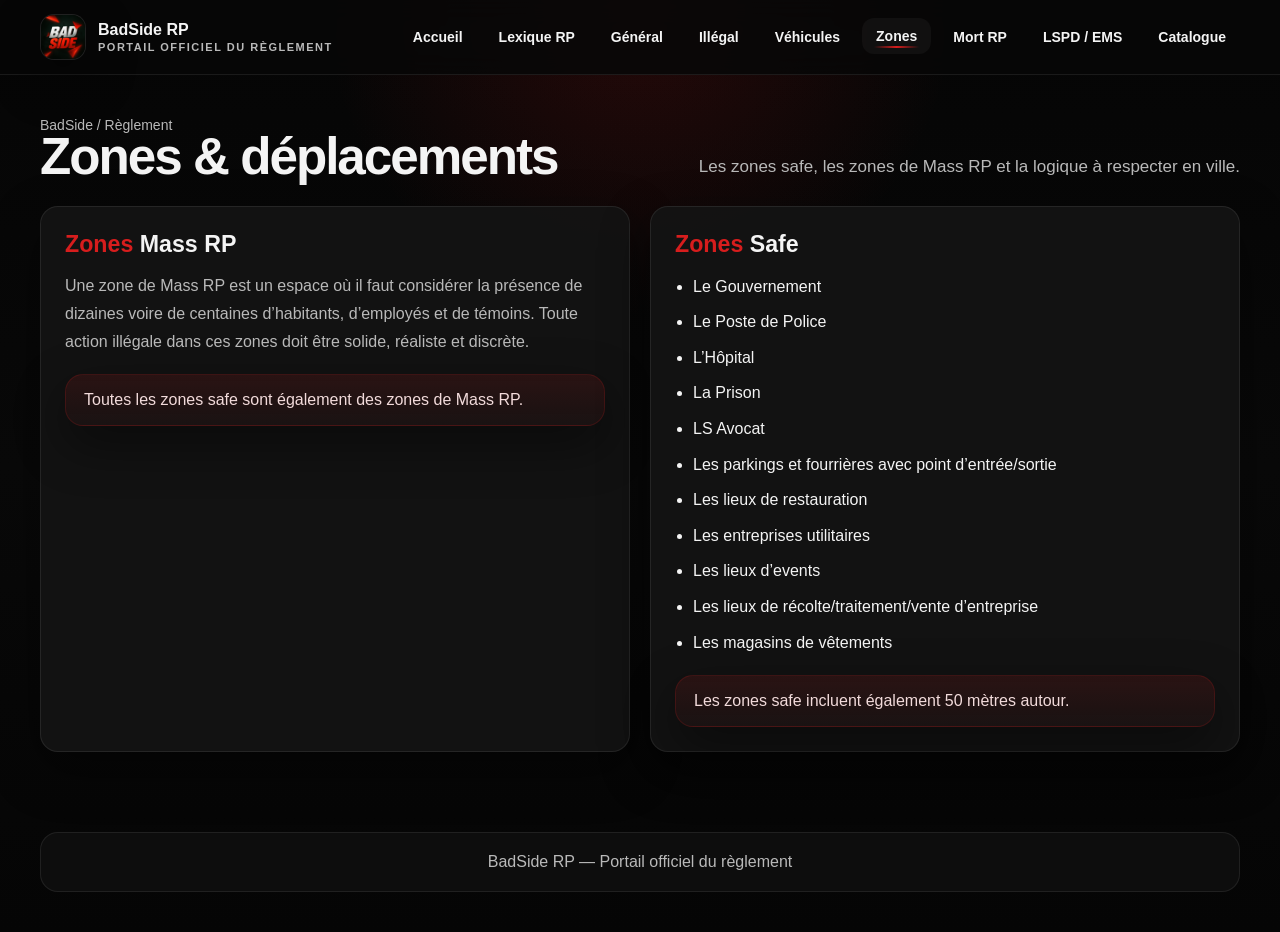
<file: zones.html>
<!DOCTYPE html>
<html lang="fr">
<head>
  <meta charset="UTF-8">
  <meta name="viewport" content="width=device-width, initial-scale=1.0">
  <title>BadSide RP — Zones</title>
  <link rel="stylesheet" href="style.css">
</head>
<body>

    <div class="topbar">
      <nav class="nav">
        <div class="brand">
          <img class="brand-logo" src="assets/badside.png" alt="Logo BadSide">
          <div class="brand-text">BadSide RP<small>Portail officiel du règlement</small></div>
        </div>
        <button class="menu-toggle">Menu</button>

      <div class="nav-links">
  <a href="index.html">Accueil</a>
  <a href="lexique.html">Lexique RP</a>
  <a href="general.html">Général</a>
  <a href="illegal.html">Illégal</a>
  <a href="vehicules-illegal.html">Véhicules</a>
  <a href="zones.html">Zones</a>
  <a href="mortrp.html">Mort RP</a>
  <a href="services.html">LSPD / EMS</a>
  <a href="armes.html">Catalogue</a>
</div>

      </nav>
    </div>


  <main class="page">
    <div class="page-head">
      <div>
        <div class="breadcrumb">BadSide / Règlement</div>
        <h1>Zones & déplacements</h1>
      </div>
      <p class="lead" style="max-width:620px;margin:0">Les zones safe, les zones de Mass RP et la logique à respecter en ville.</p>
    </div>

    <section class="section-grid">
      <article class="section-card">
        <h2 class="section-title"><span>Zones</span> Mass RP</h2>
        <p>Une zone de Mass RP est un espace où il faut considérer la présence de dizaines voire de centaines d’habitants, d’employés et de témoins. Toute action illégale dans ces zones doit être solide, réaliste et discrète.</p>
        <div class="callout">Toutes les zones safe sont également des zones de Mass RP.</div>
      </article>
      <article class="section-card">
        <h2 class="section-title"><span>Zones</span> Safe</h2>
        <ul class="rules">
          <li>Le Gouvernement</li>
          <li>Le Poste de Police</li>
          <li>L’Hôpital</li>
          <li>La Prison</li>
          <li>LS Avocat</li>
          <li>Les parkings et fourrières avec point d’entrée/sortie</li>
          <li>Les lieux de restauration</li>
          <li>Les entreprises utilitaires</li>
          <li>Les lieux d’events</li>
          <li>Les lieux de récolte/traitement/vente d’entreprise</li>
          <li>Les magasins de vêtements</li>
        </ul>
        <div class="callout">Les zones safe incluent également 50 mètres autour.</div>
      </article>
    </section>

  </main>

  <div class="footer">
    <div class="footer-card">BadSide RP — Portail officiel du règlement</div>
  </div>
  <script src="script.js"></script>
</body>
</html>
</file>
<file: style.css>
:root{
  --bg:#070707;
  --bg-soft:#101010;
  --card:#141414;
  --card-2:#191919;
  --line:rgba(255,255,255,.08);
  --text:#f4f4f4;
  --muted:#b9b9b9;
  --red:#d71d1d;
  --gold:#d3a74a;
  --shadow:0 18px 50px rgba(0,0,0,.45);
  --radius:18px;
  --max:1240px;
}
*{box-sizing:border-box}
html{scroll-behavior:smooth}
body{
  margin:0;
  font-family:Arial,Helvetica,sans-serif;
  color:var(--text);
  background:
    radial-gradient(circle at top, rgba(215,29,29,.16), transparent 28%),
    linear-gradient(180deg,#050505 0%, #090909 50%, #050505 100%);
}
a{text-decoration:none;color:inherit}
img{max-width:100%;display:block}
.topbar{
  position:sticky;top:0;z-index:999;
  background:rgba(7,7,7,.86);
  backdrop-filter:blur(12px);
  border-bottom:1px solid var(--line);
}
.nav{
  max-width:var(--max);
  margin:auto;
  padding:14px 20px;
  display:flex;
  align-items:center;
  justify-content:space-between;
  gap:18px;
}
.brand{
  display:flex;align-items:center;gap:12px;font-weight:900;
}
.brand-logo{
  width:46px;height:46px;border-radius:14px;overflow:hidden;
  border:1px solid var(--line);box-shadow:var(--shadow);
  background:#0d0d0d;
}
.brand-text{line-height:1}
.brand-text small{
  display:block;color:var(--muted);font-size:11px;letter-spacing:1.5px;
  text-transform:uppercase;margin-top:4px;
}
.menu-toggle{
  display:none;
  border:1px solid var(--line);
  background:#121212;color:white;
  border-radius:12px;padding:10px 12px;font-weight:700;cursor:pointer;
}
.nav-links{
  display:flex;gap:8px;flex-wrap:wrap;align-items:center;
}
.nav-links a{
  position:relative;
  padding:10px 14px;border-radius:12px;
  font-weight:700;font-size:14px;
  transition:transform .18s ease, background .18s ease, color .18s ease;
}
.nav-links a:hover,.nav-links a.active{
  background:rgba(255,255,255,.04);
  transform:translateY(-1px);
}
.nav-links a::after{
  content:"";position:absolute;left:12px;right:12px;bottom:6px;height:2px;
  background:linear-gradient(90deg,transparent,var(--red),transparent);
  transform:scaleX(0);transition:transform .22s ease;
}
.nav-links a:hover::after,.nav-links a.active::after{transform:scaleX(1)}

.page{
  max-width:var(--max);
  margin:auto;
  padding:42px 20px 80px;
}
.hero{
  display:grid;
  grid-template-columns:1.08fr .92fr;
  gap:22px;
  align-items:center;
}
.hero-card,.logo-card,.section-card,.table-card,.callout{
  background:rgba(20,20,20,.94);
  border:1px solid var(--line);
  border-radius:var(--radius);
  box-shadow:var(--shadow);
}
.hero-card{
  padding:34px;position:relative;overflow:hidden;
}
.hero-card::before{
  content:"";position:absolute;inset:0;
  background:linear-gradient(130deg,rgba(215,29,29,.18),transparent 35%);
  pointer-events:none;
}
.pill{
  display:inline-flex;align-items:center;gap:8px;
  color:var(--gold);background:rgba(211,167,74,.08);
  border:1px solid rgba(211,167,74,.2);
  border-radius:999px;padding:8px 12px;font-size:12px;font-weight:800;
  letter-spacing:1px;text-transform:uppercase;
}
h1{
  font-size:clamp(2.2rem,5vw,4.6rem);
  line-height:.95;margin:18px 0 14px;letter-spacing:-2px;
}
h1 span,.section-title span,.catalog-title span{color:var(--red)}
.hero-card p,.lead{
  color:var(--muted);font-size:17px;line-height:1.75;
}
.hero-actions{display:flex;gap:12px;flex-wrap:wrap;margin-top:22px}
.btn{
  padding:13px 18px;border-radius:14px;font-weight:800;
  display:inline-flex;align-items:center;justify-content:center;transition:.2s ease;
}
.btn:hover{transform:translateY(-2px)}
.btn-primary{background:linear-gradient(180deg,#ef2c2c,#b01111)}
.btn-secondary{background:#111;border:1px solid var(--line)}

.logo-card{
  min-height:420px;padding:24px;display:grid;place-items:center;overflow:hidden;
  background:
    radial-gradient(circle at center, rgba(215,29,29,.16), transparent 34%),
    rgba(20,20,20,.96);
}
.logo-card img{
  width:min(100%, 430px);
  filter:drop-shadow(0 12px 40px rgba(0,0,0,.35));
}

.section-grid{
  display:grid;
  grid-template-columns:repeat(2,minmax(0,1fr));
  gap:20px;
}
.section-card{
  padding:24px;
}
.section-title{
  font-size:1.45rem;margin:0 0 14px;
}
.section-card p{
  color:var(--muted);line-height:1.75;margin:0 0 14px;
}
.rules{
  margin:0;padding-left:18px;line-height:1.85;
}
.rules li{margin-bottom:6px}
.rules b{color:var(--gold)}
.callout{
  padding:16px 18px;
  background:linear-gradient(180deg,rgba(215,29,29,.12),rgba(215,29,29,.04));
  border-color:rgba(215,29,29,.18);
  color:#f2dbdb;
  margin-top:18px;
}
.page-head{
  display:flex;align-items:end;justify-content:space-between;gap:18px;
  margin-bottom:24px;flex-wrap:wrap;
}
.page-head h1{font-size:clamp(2rem,4vw,3.4rem);margin:0}
.breadcrumb{
  color:var(--muted);font-size:14px;
}
.table-card{overflow:hidden}
.table-head{
  padding:22px 24px;border-bottom:1px solid var(--line);
}
.table-head h2{margin:0 0 8px}
.table-head p{margin:0;color:var(--muted);line-height:1.7}
.table-wrap{padding:24px}
table{
  width:100%;border-collapse:collapse;background:#101010;
  border:1px solid var(--line);border-radius:14px;overflow:hidden;
}
th,td{padding:14px 16px;text-align:left;border-bottom:1px solid var(--line)}
th{
  color:var(--gold);font-size:13px;text-transform:uppercase;letter-spacing:1px;
  background:rgba(255,255,255,.02);
}
tr:last-child td{border-bottom:none}
.badges{
  display:flex;gap:10px;flex-wrap:wrap;margin-top:10px;
}
.badge{
  padding:8px 12px;border-radius:999px;background:#111;border:1px solid var(--line);
  font-size:12px;font-weight:700;color:#eee;
}
.catalog-layout{
  display:grid;grid-template-columns:300px 1fr;gap:20px;
}
.catalog-side,.catalog-main{
  background:rgba(20,20,20,.94);border:1px solid var(--line);border-radius:var(--radius);box-shadow:var(--shadow);
}
.catalog-side{overflow:hidden}
.catalog-title{padding:22px 24px;border-bottom:1px solid var(--line)}
.catalog-title h2{margin:0 0 8px}
.catalog-title p{margin:0;color:var(--muted);line-height:1.7}
.weapon-menu{padding:16px;display:flex;flex-direction:column;gap:10px}
.weapon-btn{
  padding:14px 16px;border-radius:14px;text-align:left;font-weight:800;color:#f2f2f2;
  background:#111;border:1px solid var(--line);cursor:pointer;transition:.18s ease;
}
.weapon-btn:hover,.weapon-btn.active{
  background:linear-gradient(180deg,rgba(215,29,29,.2),rgba(215,29,29,.05));
  border-color:rgba(215,29,29,.28);
}
.weapon-panel{display:none;padding:24px}
.weapon-panel.active{display:block;animation:fade .25s ease}
.stats{display:grid;grid-template-columns:repeat(2,minmax(0,1fr));gap:16px;margin-bottom:18px}
.stat{
  padding:16px;background:#101010;border:1px solid var(--line);border-radius:14px;
}
.stat small{
  display:block;color:var(--muted);font-size:11px;text-transform:uppercase;letter-spacing:1px;margin-bottom:6px;
}
.stat b{font-size:1.05rem}
.footer{
  max-width:var(--max);margin:auto;padding:0 20px 40px;
}
.footer-card{
  border:1px solid var(--line);background:rgba(15,15,15,.9);
  border-radius:var(--radius);padding:20px 24px;text-align:center;color:var(--muted);
}
@keyframes fade{from{opacity:0;transform:translateY(8px)}to{opacity:1;transform:none}}

@media (max-width: 1020px){
  .hero,.section-grid,.catalog-layout{grid-template-columns:1fr}
}
@media (max-width: 840px){
  .nav{align-items:flex-start}
  .menu-toggle{display:block}
  .nav-links{
    display:none;
    width:100%;
    padding-top:8px;
    flex-direction:column;
    align-items:stretch;
  }
  .nav-links.open{display:flex;animation:fade .2s ease}
  .nav-links a{background:#101010}
}
@media (max-width: 700px){
  .hero-card,.section-card,.table-wrap,.table-head,.weapon-panel,.catalog-title{padding:18px}
  .stats{grid-template-columns:1fr}
}
</file>
